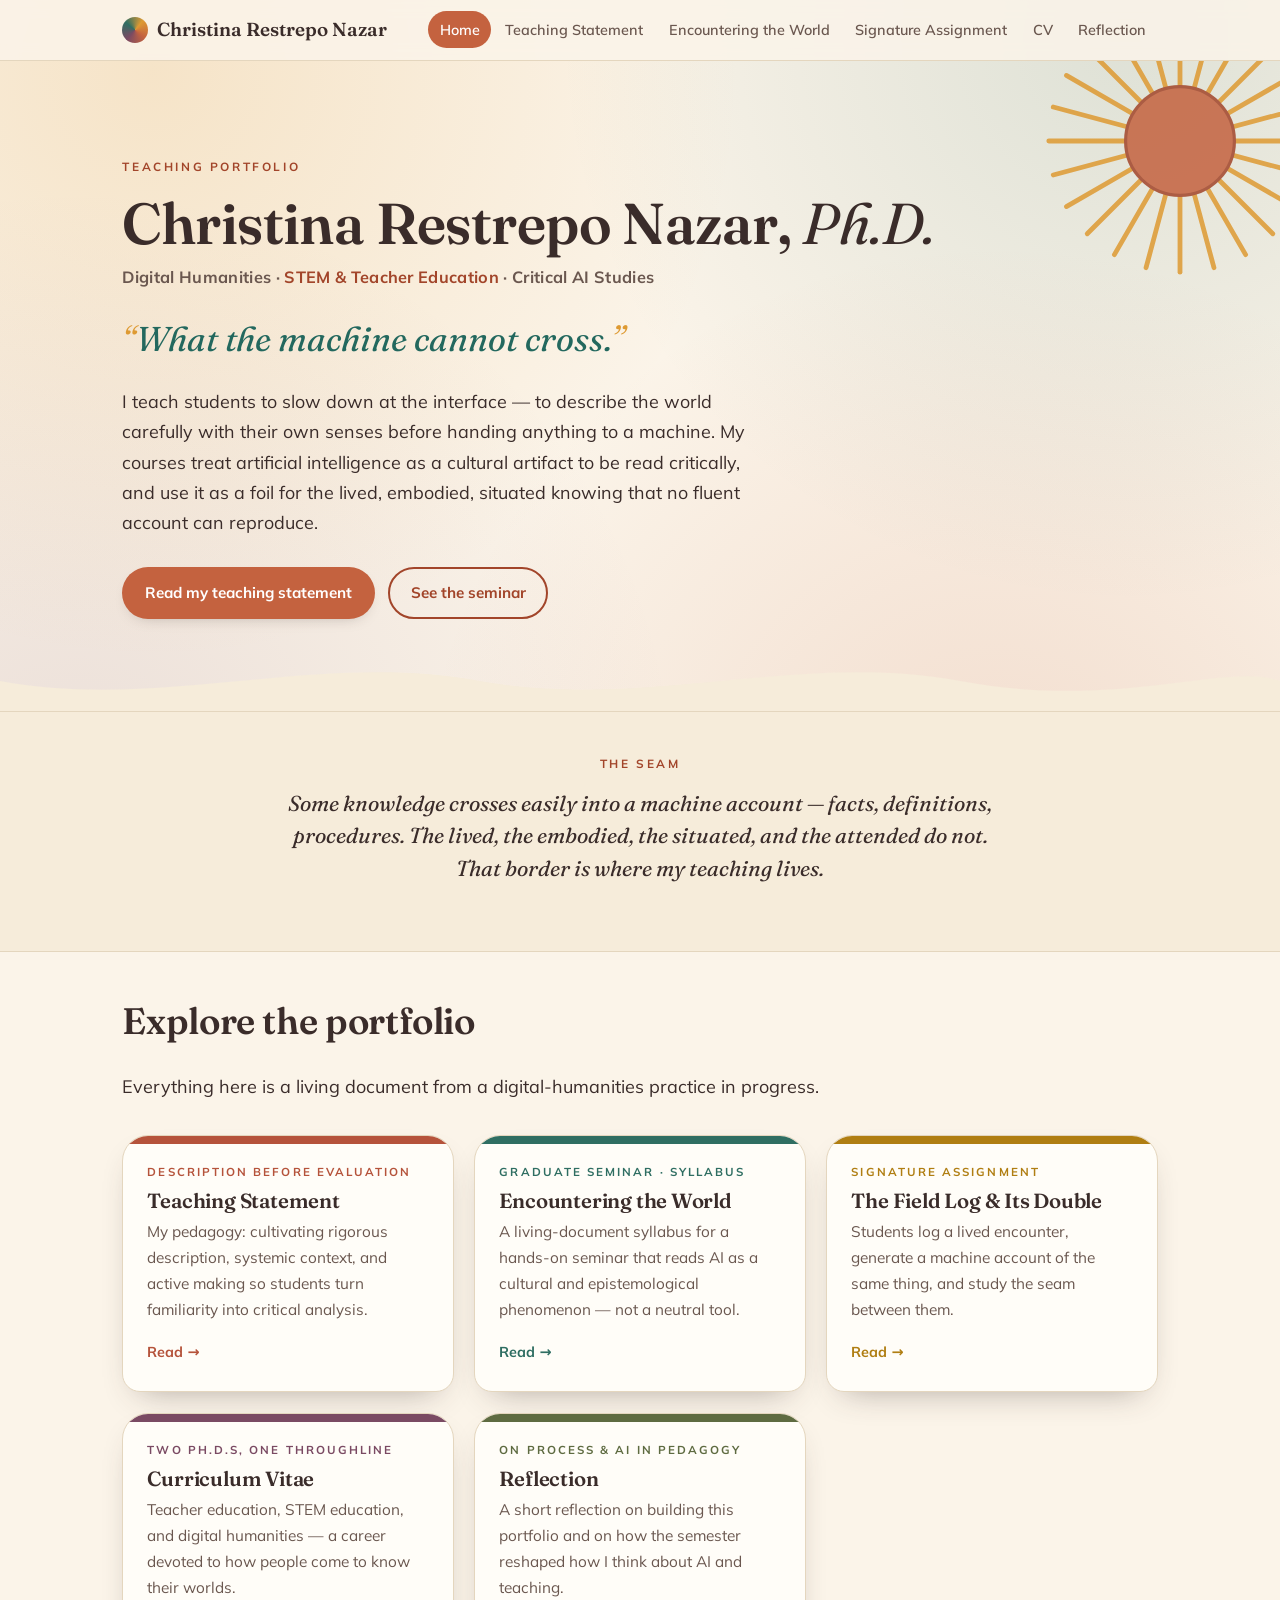
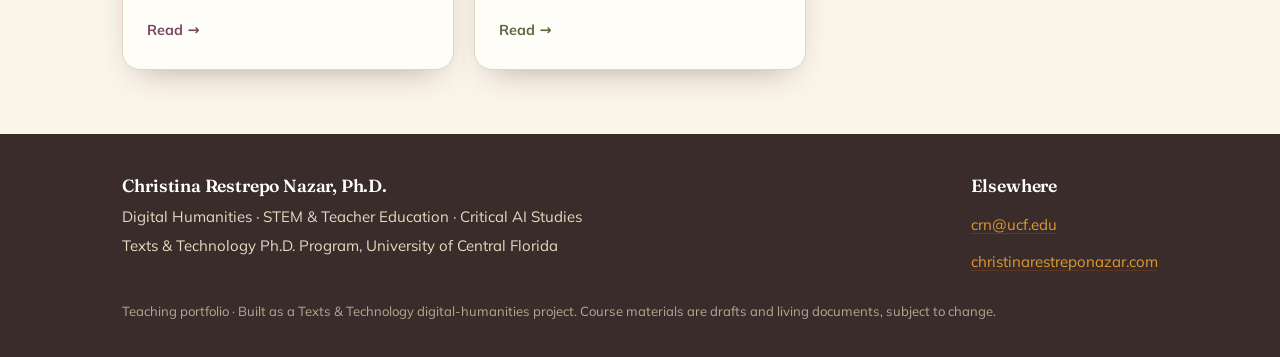
<file: index.html>
<!DOCTYPE html>
<html lang="en">
<head>
<meta charset="utf-8">
<meta name="viewport" content="width=device-width, initial-scale=1">
<title>Christina Restrepo Nazar — Teaching Portfolio</title>
<meta name="description" content="Teaching portfolio of Christina Restrepo Nazar, Ph.D. — digital humanities, STEM and teacher education, and critical AI studies.">
<link rel="preconnect" href="https://fonts.googleapis.com">
<link rel="preconnect" href="https://fonts.gstatic.com" crossorigin>
<link href="https://fonts.googleapis.com/css2?family=Fraunces:ital,opsz,wght@0,9..144,400;0,9..144,600;1,9..144,400;1,9..144,600&family=Mulish:wght@400;600;700;800&display=swap" rel="stylesheet">
<link rel="stylesheet" href="css/style.css">
</head>
<body>
<a class="skip" href="#main">Skip to content</a>
<nav class="nav"><div class="nav-inner">
<a class="brand" href="index.html"><span class="dot"></span>Christina&nbsp;Restrepo&nbsp;Nazar</a>
<div class="nav-links"><a href="index.html" class="active">Home</a><a href="teaching-statement.html">Teaching Statement</a><a href="syllabus.html">Encountering the World</a><a href="signature-assignment.html">Signature Assignment</a><a href="cv.html">CV</a><a href="reflection.html">Reflection</a></div>
</div></nav>
<main id="main" style="--accent:#B5533B">

<section class="hero">
<svg class="sun" viewBox="0 0 200 200" aria-hidden="true" focusable="false">
  <g fill="none" stroke="#DE9A32" stroke-width="3" stroke-linecap="round">
    <line x1="100" y1="100" x2="100" y2="18" transform="rotate(0 100 100)"/>
    <line x1="100" y1="100" x2="100" y2="18" transform="rotate(15 100 100)"/>
    <line x1="100" y1="100" x2="100" y2="18" transform="rotate(30 100 100)"/>
    <line x1="100" y1="100" x2="100" y2="18" transform="rotate(45 100 100)"/>
    <line x1="100" y1="100" x2="100" y2="18" transform="rotate(60 100 100)"/>
    <line x1="100" y1="100" x2="100" y2="18" transform="rotate(75 100 100)"/>
    <line x1="100" y1="100" x2="100" y2="18" transform="rotate(90 100 100)"/>
    <line x1="100" y1="100" x2="100" y2="18" transform="rotate(105 100 100)"/>
    <line x1="100" y1="100" x2="100" y2="18" transform="rotate(120 100 100)"/>
    <line x1="100" y1="100" x2="100" y2="18" transform="rotate(135 100 100)"/>
    <line x1="100" y1="100" x2="100" y2="18" transform="rotate(150 100 100)"/>
    <line x1="100" y1="100" x2="100" y2="18" transform="rotate(165 100 100)"/>
    <line x1="100" y1="100" x2="100" y2="18" transform="rotate(180 100 100)"/>
    <line x1="100" y1="100" x2="100" y2="18" transform="rotate(195 100 100)"/>
    <line x1="100" y1="100" x2="100" y2="18" transform="rotate(210 100 100)"/>
    <line x1="100" y1="100" x2="100" y2="18" transform="rotate(225 100 100)"/>
    <line x1="100" y1="100" x2="100" y2="18" transform="rotate(240 100 100)"/>
    <line x1="100" y1="100" x2="100" y2="18" transform="rotate(255 100 100)"/>
    <line x1="100" y1="100" x2="100" y2="18" transform="rotate(270 100 100)"/>
    <line x1="100" y1="100" x2="100" y2="18" transform="rotate(285 100 100)"/>
    <line x1="100" y1="100" x2="100" y2="18" transform="rotate(300 100 100)"/>
    <line x1="100" y1="100" x2="100" y2="18" transform="rotate(315 100 100)"/>
    <line x1="100" y1="100" x2="100" y2="18" transform="rotate(330 100 100)"/>
    <line x1="100" y1="100" x2="100" y2="18" transform="rotate(345 100 100)"/>
  </g>
  <circle cx="100" cy="100" r="34" fill="#C4623F"/>
  <circle cx="100" cy="100" r="34" fill="none" stroke="#A2452A" stroke-width="2"/>
</svg>
<div class="wrap">
<p class="eyebrow">Teaching Portfolio</p>
<h1 class="hero-title">Christina Restrepo Nazar, <span style="font-style:italic;font-weight:400">Ph.D.</span></h1>
<p class="hero-role">Digital Humanities &middot; <span>STEM &amp; Teacher Education</span> &middot; Critical AI Studies</p>
<p class="tagline">What the machine cannot cross.</p>
<p class="lede">I teach students to slow down at the interface &mdash; to describe the world carefully with their own senses before handing anything to a machine. My courses treat artificial intelligence as a cultural artifact to be read critically, and use it as a foil for the lived, embodied, situated knowing that no fluent account can reproduce.</p>
<div class="btn-row">
<a class="btn btn-primary" href="teaching-statement.html">Read my teaching statement</a>
<a class="btn btn-ghost" href="syllabus.html">See the seminar</a>
</div>
</div>
</section>
<svg class="wave" viewBox="0 0 1200 60" preserveAspectRatio="none" aria-hidden="true">
  <path d="M0,30 C150,60 300,0 450,30 C600,60 750,0 900,30 C1050,60 1150,10 1200,30 L1200,60 L0,60 Z" fill="#F6ECDA"/>
</svg>
<section class="band" style="margin-top:0">
<div class="wrap narrow center">
<p class="eyebrow" style="justify-self:center">The seam</p>
<p style="font-family:var(--serif);font-size:1.35rem;font-style:italic;color:var(--ink);line-height:1.5">
Some knowledge crosses easily into a machine account &mdash; facts, definitions, procedures.
The lived, the embodied, the situated, and the attended do not. That border is where my
teaching lives.</p>
</div>
</section>
<section class="wrap">
<h2 style="margin-top:1rem">Explore the portfolio</h2>
<p class="prose">Everything here is a living document from a digital-humanities practice in progress.</p>
<div class="cards">
<a class="card" href="teaching-statement.html" style="--accent:#B5533B"><div class="kicker">Description before evaluation</div><h3>Teaching Statement</h3><p>My pedagogy: cultivating rigorous description, systemic context, and active making so students turn familiarity into critical analysis.</p><div class="go">Read &rarr;</div></a>
<a class="card" href="syllabus.html" style="--accent:#2F6E62"><div class="kicker">Graduate seminar &middot; Syllabus</div><h3>Encountering the World</h3><p>A living-document syllabus for a hands-on seminar that reads AI as a cultural and epistemological phenomenon &mdash; not a neutral tool.</p><div class="go">Read &rarr;</div></a>
<a class="card" href="signature-assignment.html" style="--accent:#B07E12"><div class="kicker">Signature assignment</div><h3>The Field Log &amp; Its Double</h3><p>Students log a lived encounter, generate a machine account of the same thing, and study the seam between them.</p><div class="go">Read &rarr;</div></a>
<a class="card" href="cv.html" style="--accent:#7A4A63"><div class="kicker">Two Ph.D.s, one throughline</div><h3>Curriculum Vitae</h3><p>Teacher education, STEM education, and digital humanities &mdash; a career devoted to how people come to know their worlds.</p><div class="go">Read &rarr;</div></a>
<a class="card" href="reflection.html" style="--accent:#5E6B41"><div class="kicker">On process &amp; AI in pedagogy</div><h3>Reflection</h3><p>A short reflection on building this portfolio and on how the semester reshaped how I think about AI and teaching.</p><div class="go">Read &rarr;</div></a>
</div>
</section>

</main>
<footer class="footer"><div class="wrap">
<div>
<h4>Christina Restrepo Nazar, Ph.D.</h4>
<p>Digital Humanities &middot; STEM &amp; Teacher Education &middot; Critical AI Studies</p>
<p>Texts &amp; Technology Ph.D. Program, University of Central Florida</p>
</div>
<div class="footer-links">
<h4>Elsewhere</h4>
<p><a href="mailto:crn@ucf.edu">crn@ucf.edu</a></p>
<p><a href="https://christinarestreponazar.com">christinarestreponazar.com</a></p>
</div>
</div>
<div class="wrap"><p class="muted">Teaching portfolio &middot; Built as a Texts &amp; Technology digital-humanities project. Course materials are drafts and living documents, subject to change.</p></div>
</footer>
</body>
</html>
</file>
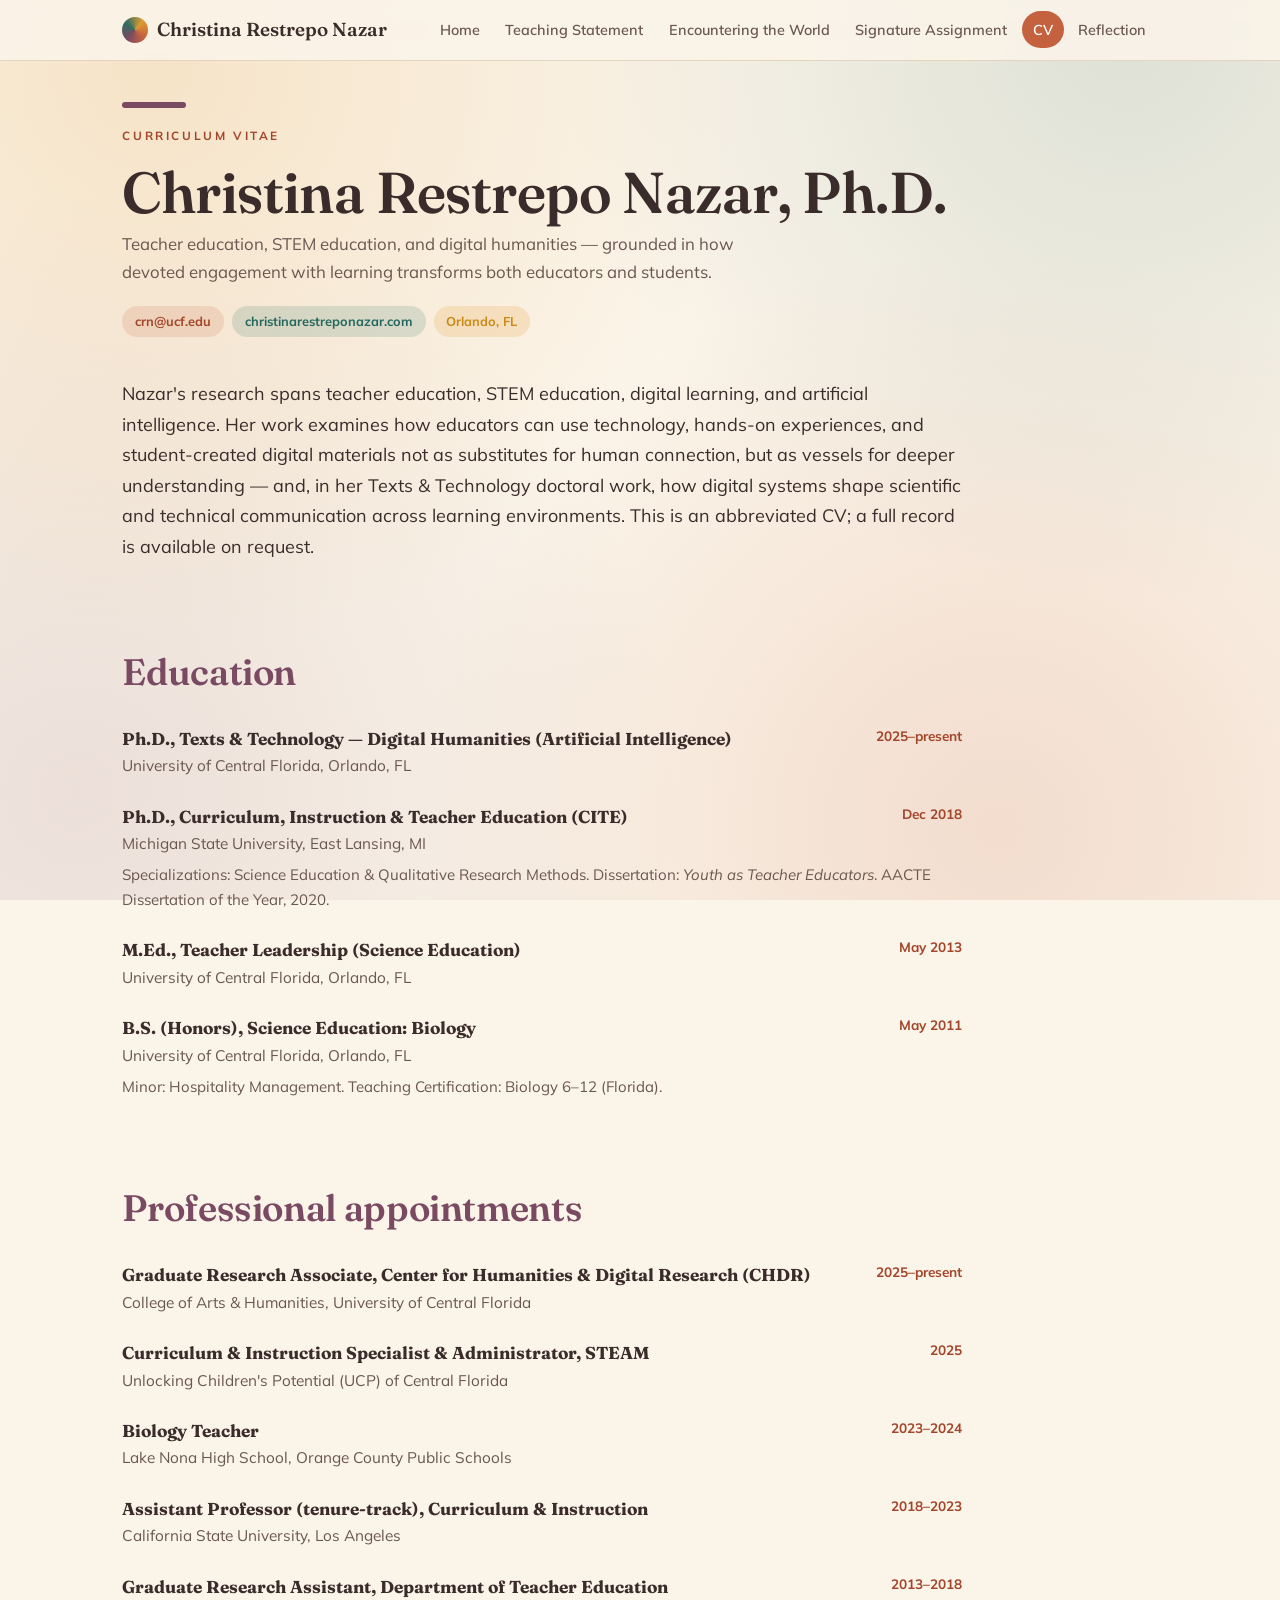
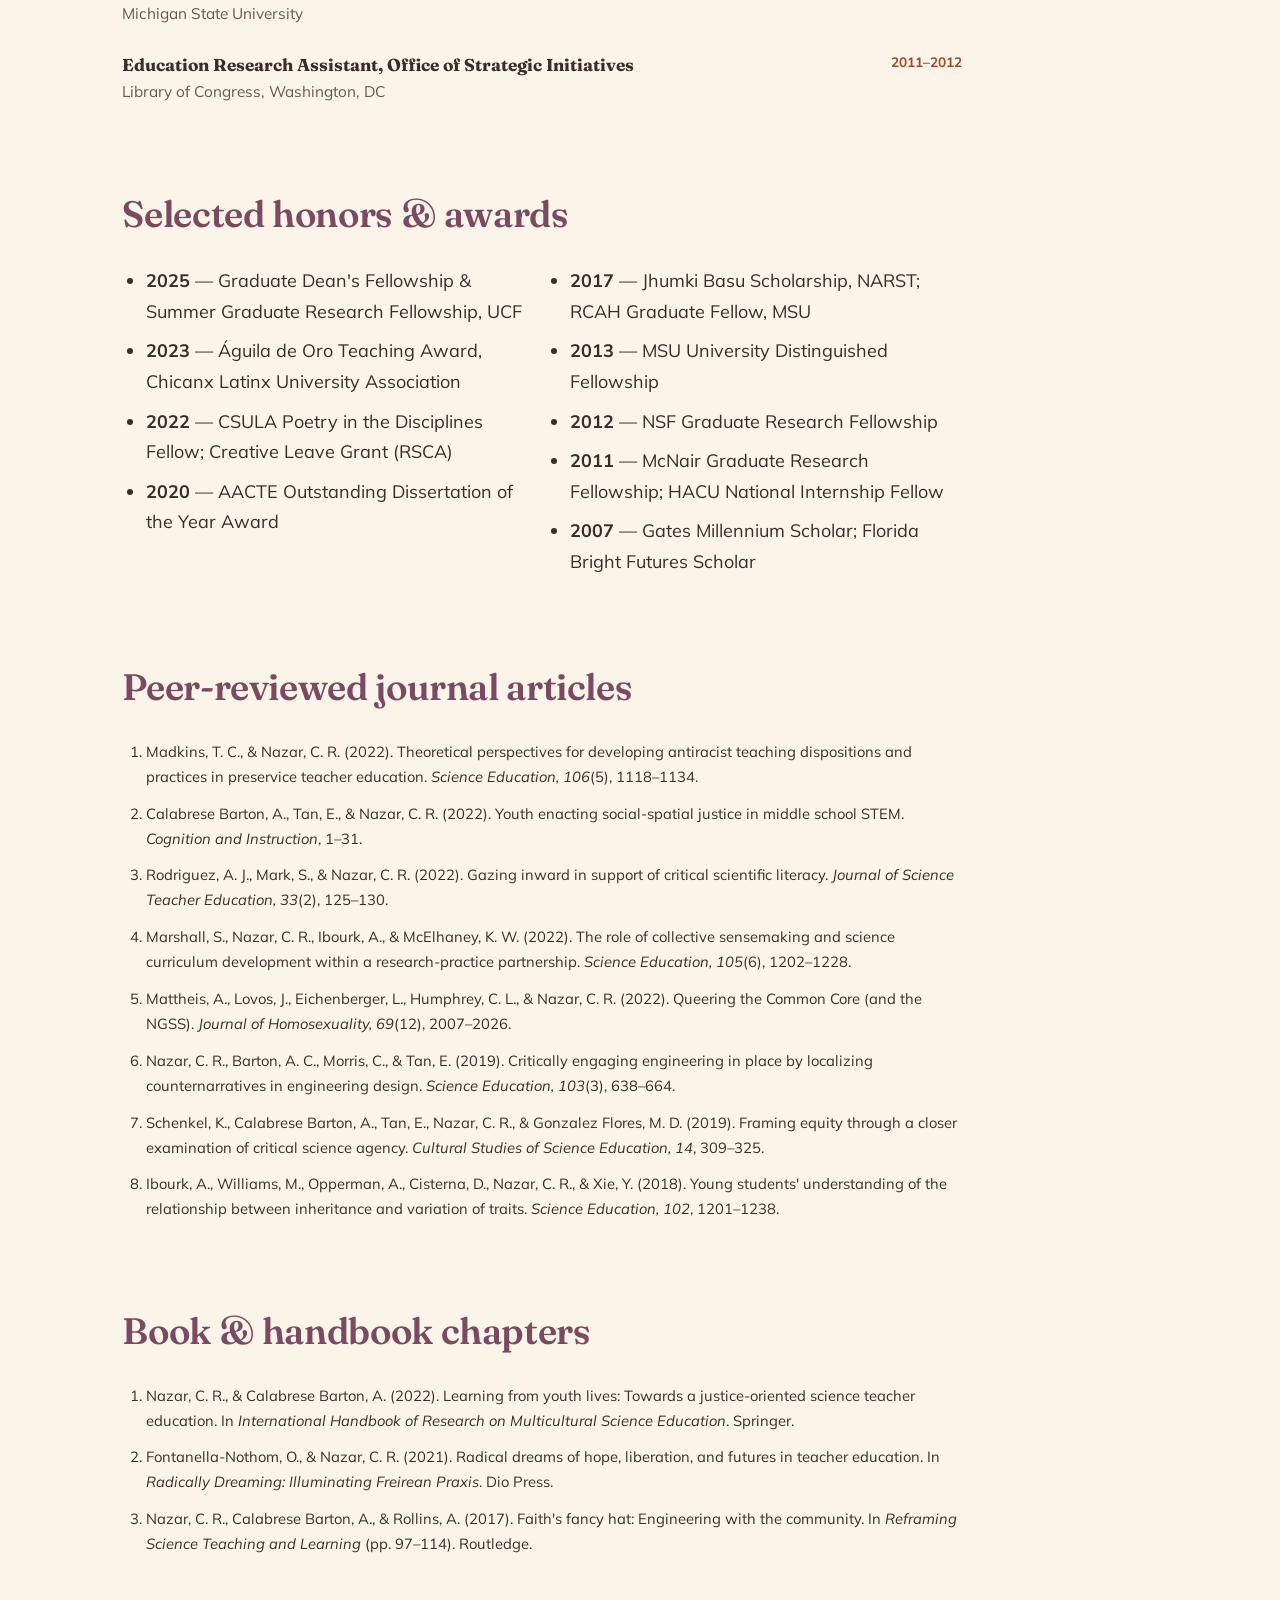
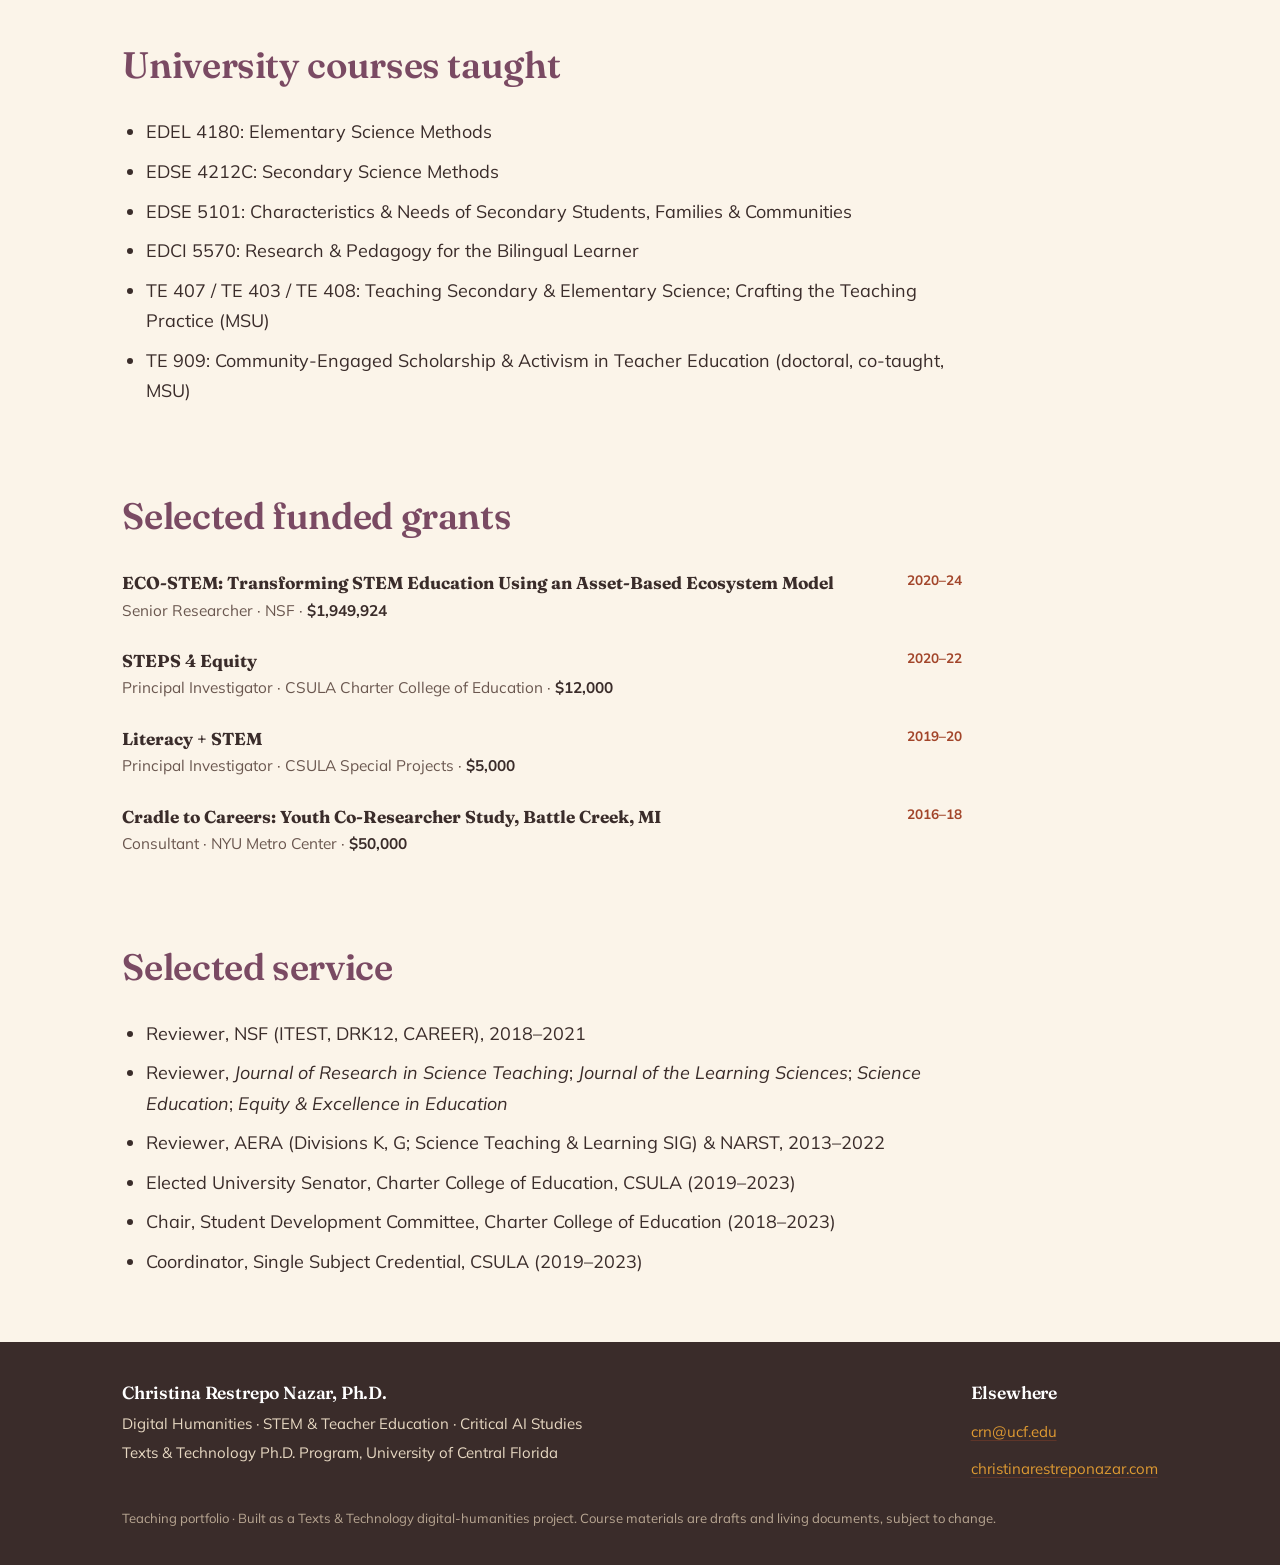
<file: cv.html>
<!DOCTYPE html>
<html lang="en">
<head>
<meta charset="utf-8">
<meta name="viewport" content="width=device-width, initial-scale=1">
<title>Curriculum Vitae — Christina Restrepo Nazar</title>
<meta name="description" content="Teaching portfolio of Christina Restrepo Nazar, Ph.D. — digital humanities, STEM and teacher education, and critical AI studies.">
<link rel="preconnect" href="https://fonts.googleapis.com">
<link rel="preconnect" href="https://fonts.gstatic.com" crossorigin>
<link href="https://fonts.googleapis.com/css2?family=Fraunces:ital,opsz,wght@0,9..144,400;0,9..144,600;1,9..144,400;1,9..144,600&family=Mulish:wght@400;600;700;800&display=swap" rel="stylesheet">
<link rel="stylesheet" href="css/style.css">
</head>
<body>
<a class="skip" href="#main">Skip to content</a>
<nav class="nav"><div class="nav-inner">
<a class="brand" href="index.html"><span class="dot"></span>Christina&nbsp;Restrepo&nbsp;Nazar</a>
<div class="nav-links"><a href="index.html">Home</a><a href="teaching-statement.html">Teaching Statement</a><a href="syllabus.html">Encountering the World</a><a href="signature-assignment.html">Signature Assignment</a><a href="cv.html" class="active">CV</a><a href="reflection.html">Reflection</a></div>
</div></nav>
<main id="main" style="--accent:#7A4A63">

<div class="wrap">
<div class="page-head"><div class="bar"></div>
<p class="eyebrow">Curriculum Vitae</p>
<h1>Christina Restrepo Nazar, Ph.D.</h1>
<p class="sub">Teacher education, STEM education, and digital humanities &mdash; grounded in how devoted engagement with learning transforms both educators and students.</p>
<div class="pills">
<span class="pill a"><a href="mailto:crn@ucf.edu" style="text-decoration:none;color:inherit">crn@ucf.edu</a></span>
<span class="pill b"><a href="https://christinarestreponazar.com" style="text-decoration:none;color:inherit">christinarestreponazar.com</a></span>
<span class="pill c">Orlando, FL</span>
</div>
</div>
<div class="prose" style="max-width:840px">
<p>Nazar's research spans teacher education, STEM education, digital learning, and artificial intelligence. Her work examines how educators can use technology, hands-on experiences, and student-created digital materials not as substitutes for human connection, but as vessels for deeper understanding &mdash; and, in her Texts &amp; Technology doctoral work, how digital systems shape scientific and technical communication across learning environments. This is an abbreviated CV; a full record is available on request.</p>

<h2>Education</h2>
<div class="cv-entry"><div class="top"><span class="role">Ph.D., Texts &amp; Technology &mdash; Digital Humanities (Artificial Intelligence)</span><span class="when">2025&ndash;present</span></div><div class="where">University of Central Florida, Orlando, FL</div></div>
<div class="cv-entry"><div class="top"><span class="role">Ph.D., Curriculum, Instruction &amp; Teacher Education (CITE)</span><span class="when">Dec 2018</span></div><div class="where">Michigan State University, East Lansing, MI</div><div class="detail">Specializations: Science Education &amp; Qualitative Research Methods. Dissertation: <em>Youth as Teacher Educators</em>. AACTE Dissertation of the Year, 2020.</div></div>
<div class="cv-entry"><div class="top"><span class="role">M.Ed., Teacher Leadership (Science Education)</span><span class="when">May 2013</span></div><div class="where">University of Central Florida, Orlando, FL</div></div>
<div class="cv-entry"><div class="top"><span class="role">B.S. (Honors), Science Education: Biology</span><span class="when">May 2011</span></div><div class="where">University of Central Florida, Orlando, FL</div><div class="detail">Minor: Hospitality Management. Teaching Certification: Biology 6&ndash;12 (Florida).</div></div>

<h2>Professional appointments</h2>
<div class="cv-entry"><div class="top"><span class="role">Graduate Research Associate, Center for Humanities &amp; Digital Research (CHDR)</span><span class="when">2025&ndash;present</span></div><div class="where">College of Arts &amp; Humanities, University of Central Florida</div></div>
<div class="cv-entry"><div class="top"><span class="role">Curriculum &amp; Instruction Specialist &amp; Administrator, STEAM</span><span class="when">2025</span></div><div class="where">Unlocking Children's Potential (UCP) of Central Florida</div></div>
<div class="cv-entry"><div class="top"><span class="role">Biology Teacher</span><span class="when">2023&ndash;2024</span></div><div class="where">Lake Nona High School, Orange County Public Schools</div></div>
<div class="cv-entry"><div class="top"><span class="role">Assistant Professor (tenure-track), Curriculum &amp; Instruction</span><span class="when">2018&ndash;2023</span></div><div class="where">California State University, Los Angeles</div></div>
<div class="cv-entry"><div class="top"><span class="role">Graduate Research Assistant, Department of Teacher Education</span><span class="when">2013&ndash;2018</span></div><div class="where">Michigan State University</div></div>
<div class="cv-entry"><div class="top"><span class="role">Education Research Assistant, Office of Strategic Initiatives</span><span class="when">2011&ndash;2012</span></div><div class="where">Library of Congress, Washington, DC</div></div>

<h2>Selected honors &amp; awards</h2>
<ul class="two-col">
<li><strong>2025</strong> &mdash; Graduate Dean's Fellowship &amp; Summer Graduate Research Fellowship, UCF</li>
<li><strong>2023</strong> &mdash; Águila de Oro Teaching Award, Chicanx Latinx University Association</li>
<li><strong>2022</strong> &mdash; CSULA Poetry in the Disciplines Fellow; Creative Leave Grant (RSCA)</li>
<li><strong>2020</strong> &mdash; AACTE Outstanding Dissertation of the Year Award</li>
<li><strong>2017</strong> &mdash; Jhumki Basu Scholarship, NARST; RCAH Graduate Fellow, MSU</li>
<li><strong>2013</strong> &mdash; MSU University Distinguished Fellowship</li>
<li><strong>2012</strong> &mdash; NSF Graduate Research Fellowship</li>
<li><strong>2011</strong> &mdash; McNair Graduate Research Fellowship; HACU National Internship Fellow</li>
<li><strong>2007</strong> &mdash; Gates Millennium Scholar; Florida Bright Futures Scholar</li>
</ul>
<h2>Peer-reviewed journal articles</h2>
<ol class="refs">
<li>Madkins, T. C., &amp; Nazar, C. R. (2022). Theoretical perspectives for developing antiracist teaching dispositions and practices in preservice teacher education. <em>Science Education, 106</em>(5), 1118&ndash;1134.</li>
<li>Calabrese Barton, A., Tan, E., &amp; Nazar, C. R. (2022). Youth enacting social-spatial justice in middle school STEM. <em>Cognition and Instruction</em>, 1&ndash;31.</li>
<li>Rodriguez, A. J., Mark, S., &amp; Nazar, C. R. (2022). Gazing inward in support of critical scientific literacy. <em>Journal of Science Teacher Education, 33</em>(2), 125&ndash;130.</li>
<li>Marshall, S., Nazar, C. R., Ibourk, A., &amp; McElhaney, K. W. (2022). The role of collective sensemaking and science curriculum development within a research-practice partnership. <em>Science Education, 105</em>(6), 1202&ndash;1228.</li>
<li>Mattheis, A., Lovos, J., Eichenberger, L., Humphrey, C. L., &amp; Nazar, C. R. (2022). Queering the Common Core (and the NGSS). <em>Journal of Homosexuality, 69</em>(12), 2007&ndash;2026.</li>
<li>Nazar, C. R., Barton, A. C., Morris, C., &amp; Tan, E. (2019). Critically engaging engineering in place by localizing counternarratives in engineering design. <em>Science Education, 103</em>(3), 638&ndash;664.</li>
<li>Schenkel, K., Calabrese Barton, A., Tan, E., Nazar, C. R., &amp; Gonzalez Flores, M. D. (2019). Framing equity through a closer examination of critical science agency. <em>Cultural Studies of Science Education, 14</em>, 309&ndash;325.</li>
<li>Ibourk, A., Williams, M., Opperman, A., Cisterna, D., Nazar, C. R., &amp; Xie, Y. (2018). Young students' understanding of the relationship between inheritance and variation of traits. <em>Science Education, 102</em>, 1201&ndash;1238.</li>
</ol>
<h2>Book &amp; handbook chapters</h2>
<ol class="refs">
<li>Nazar, C. R., &amp; Calabrese Barton, A. (2022). Learning from youth lives: Towards a justice-oriented science teacher education. In <em>International Handbook of Research on Multicultural Science Education</em>. Springer.</li>
<li>Fontanella-Nothom, O., &amp; Nazar, C. R. (2021). Radical dreams of hope, liberation, and futures in teacher education. In <em>Radically Dreaming: Illuminating Freirean Praxis</em>. Dio Press.</li>
<li>Nazar, C. R., Calabrese Barton, A., &amp; Rollins, A. (2017). Faith's fancy hat: Engineering with the community. In <em>Reframing Science Teaching and Learning</em> (pp. 97&ndash;114). Routledge.</li>
</ol>
<h2>University courses taught</h2>
<ul>
<li>EDEL 4180: Elementary Science Methods</li>
<li>EDSE 4212C: Secondary Science Methods</li>
<li>EDSE 5101: Characteristics &amp; Needs of Secondary Students, Families &amp; Communities</li>
<li>EDCI 5570: Research &amp; Pedagogy for the Bilingual Learner</li>
<li>TE 407 / TE 403 / TE 408: Teaching Secondary &amp; Elementary Science; Crafting the Teaching Practice (MSU)</li>
<li>TE 909: Community-Engaged Scholarship &amp; Activism in Teacher Education (doctoral, co-taught, MSU)</li>
</ul>
<h2>Selected funded grants</h2>
<div class="cv-entry"><div class="top"><span class="role">ECO-STEM: Transforming STEM Education Using an Asset-Based Ecosystem Model</span><span class="when">2020&ndash;24</span></div><div class="where">Senior Researcher &middot; NSF &middot; <strong>$1,949,924</strong></div></div>
<div class="cv-entry"><div class="top"><span class="role">STEPS 4 Equity</span><span class="when">2020&ndash;22</span></div><div class="where">Principal Investigator &middot; CSULA Charter College of Education &middot; <strong>$12,000</strong></div></div>
<div class="cv-entry"><div class="top"><span class="role">Literacy + STEM</span><span class="when">2019&ndash;20</span></div><div class="where">Principal Investigator &middot; CSULA Special Projects &middot; <strong>$5,000</strong></div></div>
<div class="cv-entry"><div class="top"><span class="role">Cradle to Careers: Youth Co-Researcher Study, Battle Creek, MI</span><span class="when">2016&ndash;18</span></div><div class="where">Consultant &middot; NYU Metro Center &middot; <strong>$50,000</strong></div></div>

<h2>Selected service</h2>
<ul>
<li>Reviewer, NSF (ITEST, DRK12, CAREER), 2018&ndash;2021</li>
<li>Reviewer, <em>Journal of Research in Science Teaching</em>; <em>Journal of the Learning Sciences</em>; <em>Science Education</em>; <em>Equity &amp; Excellence in Education</em></li>
<li>Reviewer, AERA (Divisions K, G; Science Teaching &amp; Learning SIG) &amp; NARST, 2013&ndash;2022</li>
<li>Elected University Senator, Charter College of Education, CSULA (2019&ndash;2023)</li>
<li>Chair, Student Development Committee, Charter College of Education (2018&ndash;2023)</li>
<li>Coordinator, Single Subject Credential, CSULA (2019&ndash;2023)</li>
</ul>
</div>
</div>

</main>
<footer class="footer"><div class="wrap">
<div>
<h4>Christina Restrepo Nazar, Ph.D.</h4>
<p>Digital Humanities &middot; STEM &amp; Teacher Education &middot; Critical AI Studies</p>
<p>Texts &amp; Technology Ph.D. Program, University of Central Florida</p>
</div>
<div class="footer-links">
<h4>Elsewhere</h4>
<p><a href="mailto:crn@ucf.edu">crn@ucf.edu</a></p>
<p><a href="https://christinarestreponazar.com">christinarestreponazar.com</a></p>
</div>
</div>
<div class="wrap"><p class="muted">Teaching portfolio &middot; Built as a Texts &amp; Technology digital-humanities project. Course materials are drafts and living documents, subject to change.</p></div>
</footer>
</body>
</html>
</file>
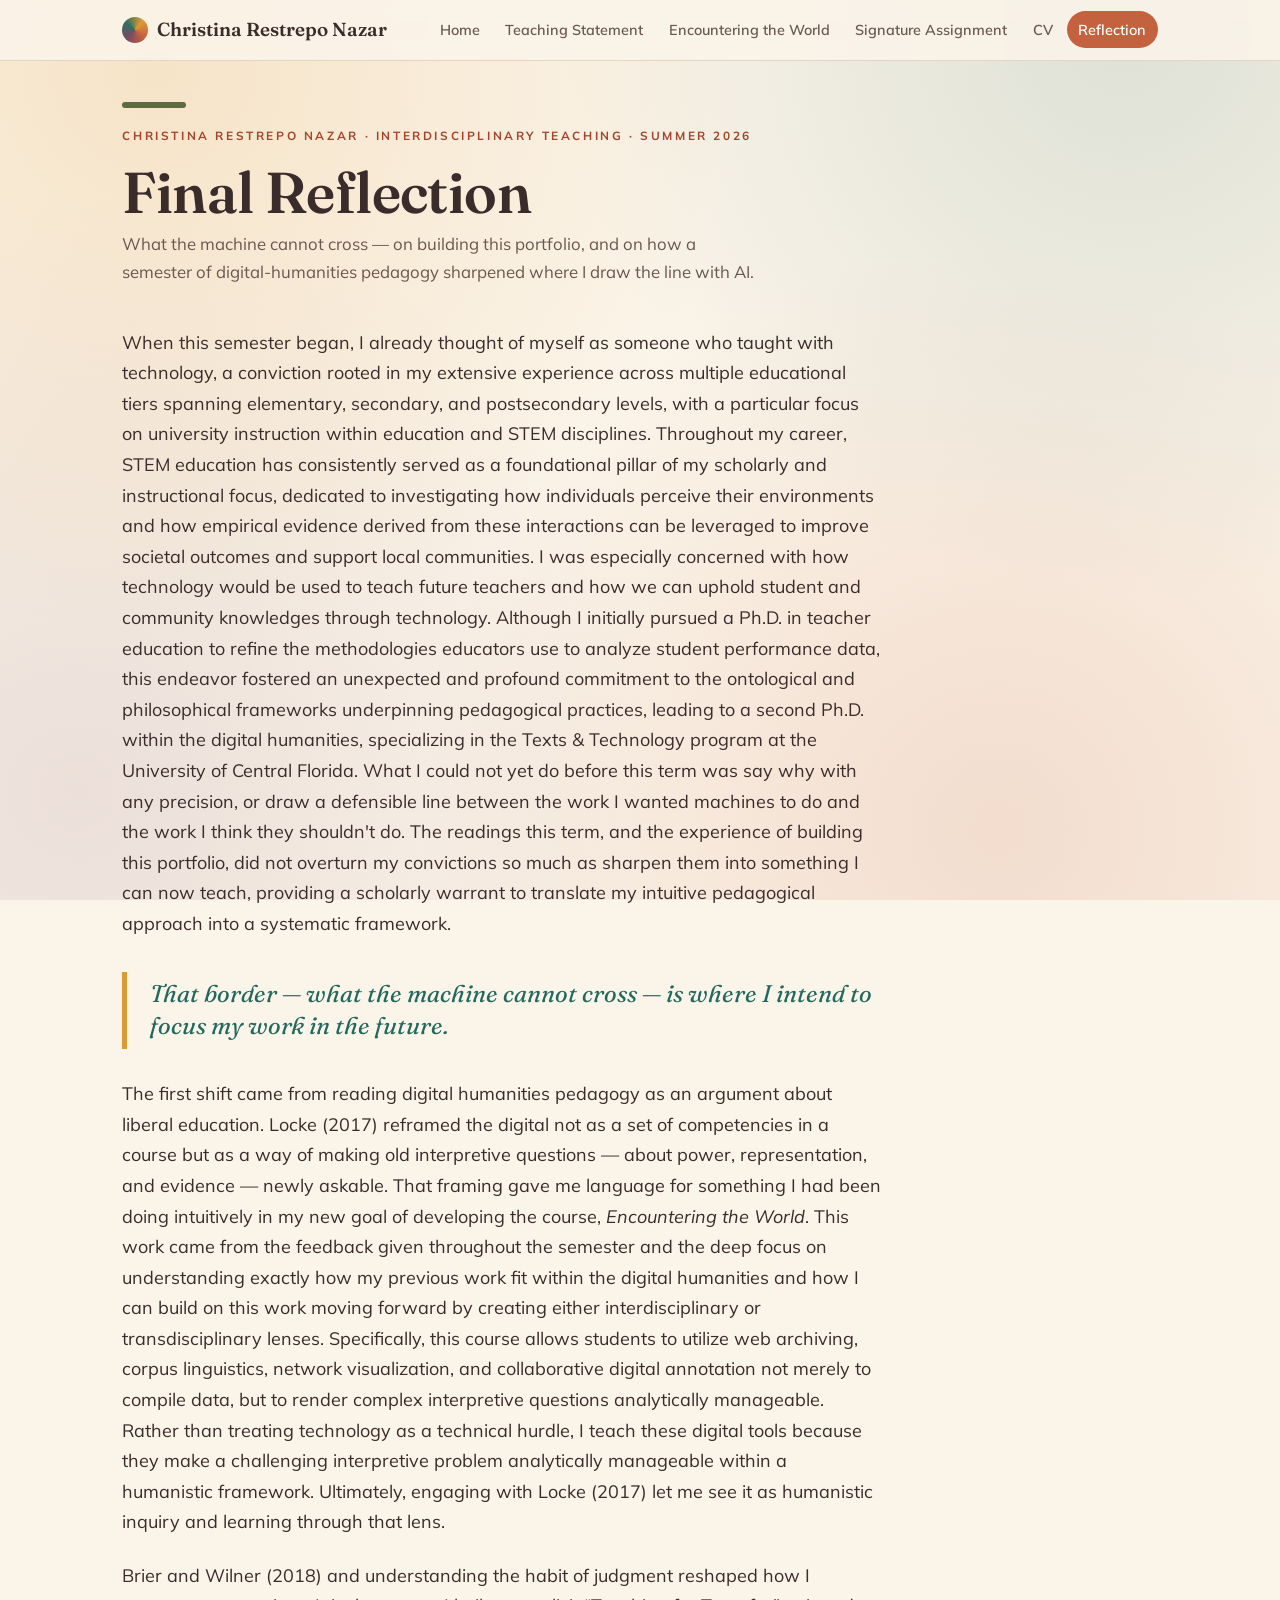
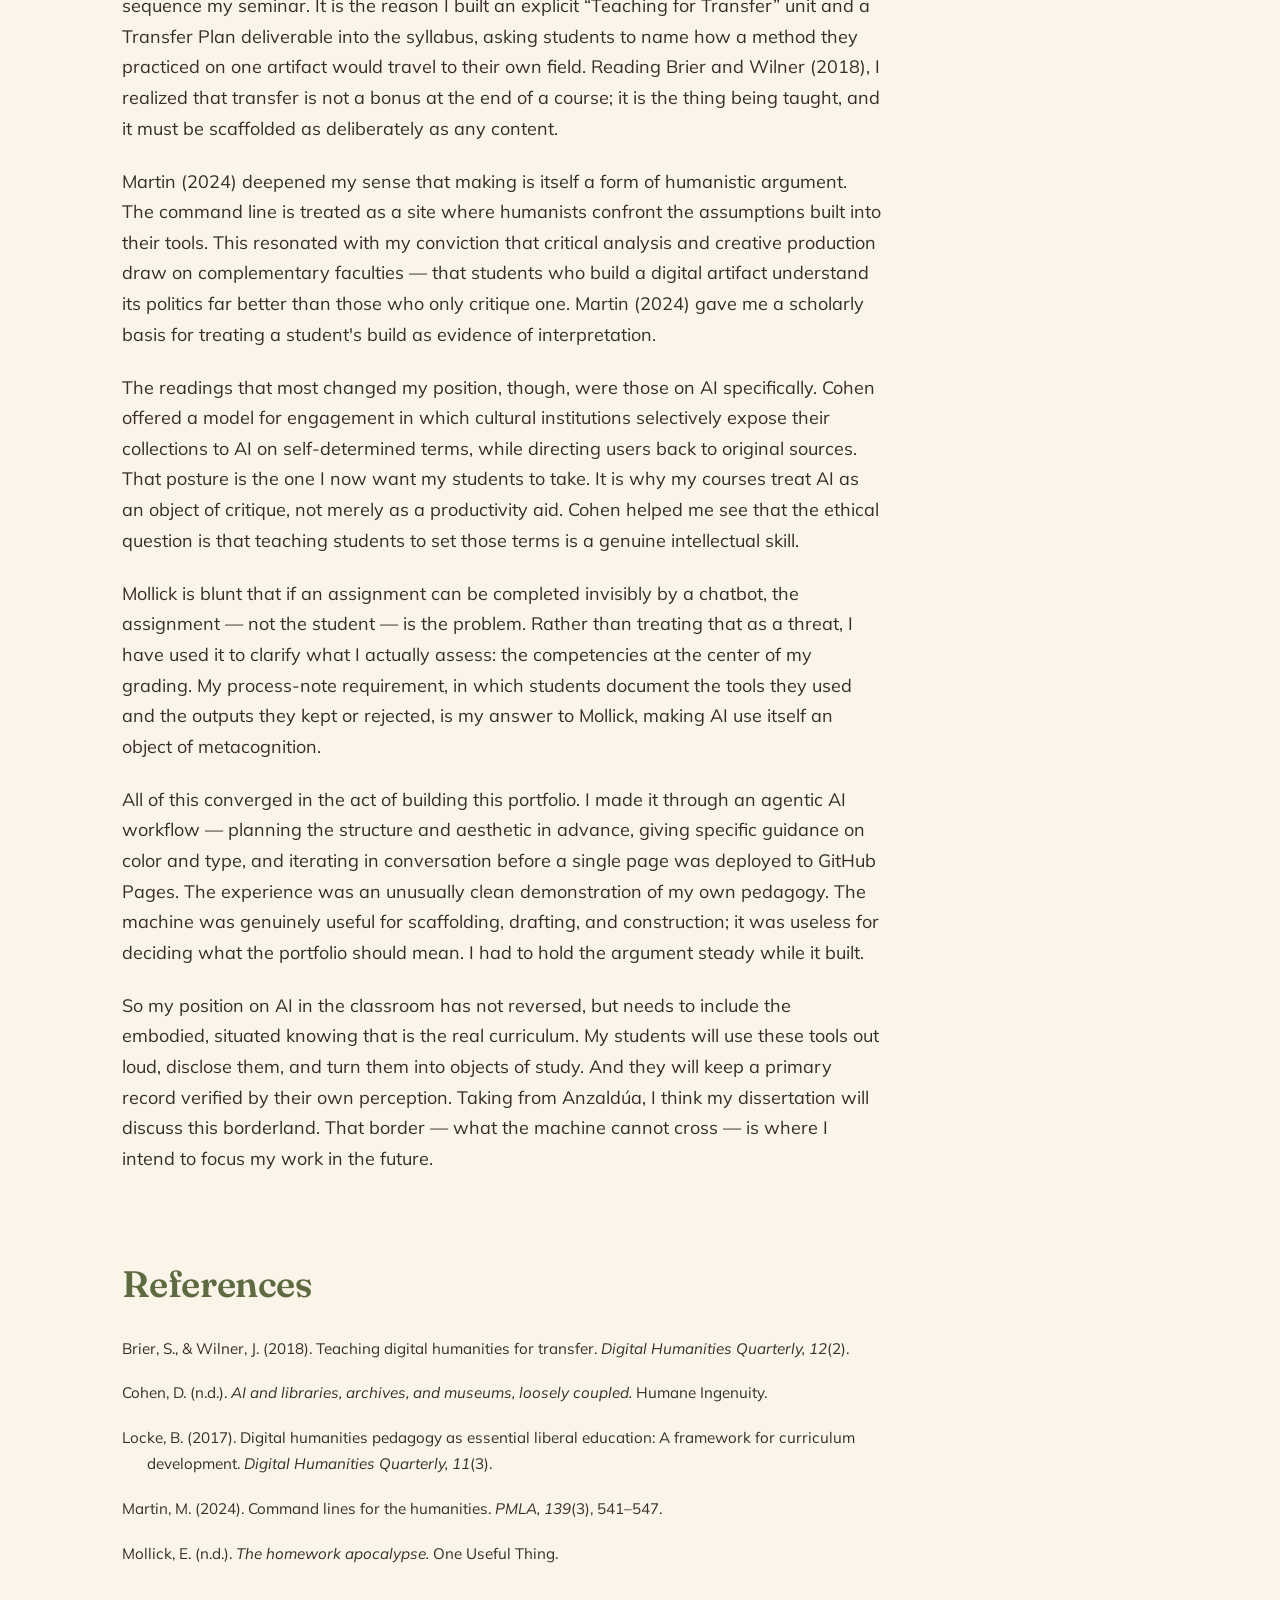
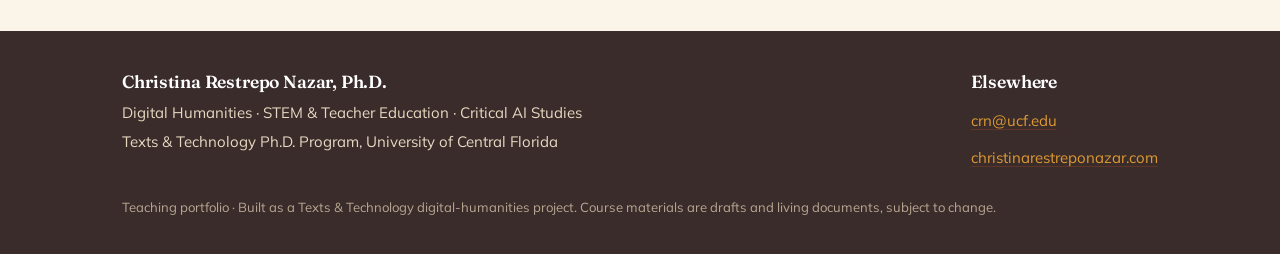
<file: reflection.html>
<!DOCTYPE html>
<html lang="en">
<head>
<meta charset="utf-8">
<meta name="viewport" content="width=device-width, initial-scale=1">
<title>Reflection — Christina Restrepo Nazar</title>
<meta name="description" content="Teaching portfolio of Christina Restrepo Nazar, Ph.D. — digital humanities, STEM and teacher education, and critical AI studies.">
<link rel="preconnect" href="https://fonts.googleapis.com">
<link rel="preconnect" href="https://fonts.gstatic.com" crossorigin>
<link href="https://fonts.googleapis.com/css2?family=Fraunces:ital,opsz,wght@0,9..144,400;0,9..144,600;1,9..144,400;1,9..144,600&family=Mulish:wght@400;600;700;800&display=swap" rel="stylesheet">
<link rel="stylesheet" href="css/style.css">
</head>
<body>
<a class="skip" href="#main">Skip to content</a>
<nav class="nav"><div class="nav-inner">
<a class="brand" href="index.html"><span class="dot"></span>Christina&nbsp;Restrepo&nbsp;Nazar</a>
<div class="nav-links"><a href="index.html">Home</a><a href="teaching-statement.html">Teaching Statement</a><a href="syllabus.html">Encountering the World</a><a href="signature-assignment.html">Signature Assignment</a><a href="cv.html">CV</a><a href="reflection.html" class="active">Reflection</a></div>
</div></nav>
<main id="main" style="--accent:#5E6B41">

<div class="wrap">
<div class="page-head"><div class="bar"></div>
<p class="eyebrow">Christina Restrepo Nazar &middot; Interdisciplinary Teaching &middot; Summer 2026</p>
<h1>Final Reflection</h1>
<p class="sub">What the machine cannot cross &mdash; on building this portfolio, and on how a semester of digital-humanities pedagogy sharpened where I draw the line with AI.</p>
</div>
<div class="prose">
<p>When this semester began, I already thought of myself as someone who taught with technology, a conviction rooted in my extensive experience across multiple educational tiers spanning elementary, secondary, and postsecondary levels, with a particular focus on university instruction within education and STEM disciplines. Throughout my career, STEM education has consistently served as a foundational pillar of my scholarly and instructional focus, dedicated to investigating how individuals perceive their environments and how empirical evidence derived from these interactions can be leveraged to improve societal outcomes and support local communities. I was especially concerned with how technology would be used to teach future teachers and how we can uphold student and community knowledges through technology. Although I initially pursued a Ph.D. in teacher education to refine the methodologies educators use to analyze student performance data, this endeavor fostered an unexpected and profound commitment to the ontological and philosophical frameworks underpinning pedagogical practices, leading to a second Ph.D. within the digital humanities, specializing in the Texts &amp; Technology program at the University of Central Florida. What I could not yet do before this term was say why with any precision, or draw a defensible line between the work I wanted machines to do and the work I think they shouldn't do. The readings this term, and the experience of building this portfolio, did not overturn my convictions so much as sharpen them into something I can now teach, providing a scholarly warrant to translate my intuitive pedagogical approach into a systematic framework.</p>

<p class="pullquote">That border &mdash; what the machine cannot cross &mdash; is where I intend to focus my work in the future.</p>

<p>The first shift came from reading digital humanities pedagogy as an argument about liberal education. Locke (2017) reframed the digital not as a set of competencies in a course but as a way of making old interpretive questions &mdash; about power, representation, and evidence &mdash; newly askable. That framing gave me language for something I had been doing intuitively in my new goal of developing the course, <em>Encountering the World</em>. This work came from the feedback given throughout the semester and the deep focus on understanding exactly how my previous work fit within the digital humanities and how I can build on this work moving forward by creating either interdisciplinary or transdisciplinary lenses. Specifically, this course allows students to utilize web archiving, corpus linguistics, network visualization, and collaborative digital annotation not merely to compile data, but to render complex interpretive questions analytically manageable. Rather than treating technology as a technical hurdle, I teach these digital tools because they make a challenging interpretive problem analytically manageable within a humanistic framework. Ultimately, engaging with Locke (2017) let me see it as humanistic inquiry and learning through that lens.</p>

<p>Brier and Wilner (2018) and understanding the habit of judgment reshaped how I sequence my seminar. It is the reason I built an explicit &ldquo;Teaching for Transfer&rdquo; unit and a Transfer Plan deliverable into the syllabus, asking students to name how a method they practiced on one artifact would travel to their own field. Reading Brier and Wilner (2018), I realized that transfer is not a bonus at the end of a course; it is the thing being taught, and it must be scaffolded as deliberately as any content.</p>

<p>Martin (2024) deepened my sense that making is itself a form of humanistic argument. The command line is treated as a site where humanists confront the assumptions built into their tools. This resonated with my conviction that critical analysis and creative production draw on complementary faculties &mdash; that students who build a digital artifact understand its politics far better than those who only critique one. Martin (2024) gave me a scholarly basis for treating a student's build as evidence of interpretation.</p>

<p>The readings that most changed my position, though, were those on AI specifically. Cohen offered a model for engagement in which cultural institutions selectively expose their collections to AI on self-determined terms, while directing users back to original sources. That posture is the one I now want my students to take. It is why my courses treat AI as an object of critique, not merely as a productivity aid. Cohen helped me see that the ethical question is that teaching students to set those terms is a genuine intellectual skill.</p>

<p>Mollick is blunt that if an assignment can be completed invisibly by a chatbot, the assignment &mdash; not the student &mdash; is the problem. Rather than treating that as a threat, I have used it to clarify what I actually assess: the competencies at the center of my grading. My process-note requirement, in which students document the tools they used and the outputs they kept or rejected, is my answer to Mollick, making AI use itself an object of metacognition.</p>

<p>All of this converged in the act of building this portfolio. I made it through an agentic AI workflow &mdash; planning the structure and aesthetic in advance, giving specific guidance on color and type, and iterating in conversation before a single page was deployed to GitHub Pages. The experience was an unusually clean demonstration of my own pedagogy. The machine was genuinely useful for scaffolding, drafting, and construction; it was useless for deciding what the portfolio should mean. I had to hold the argument steady while it built.</p>

<p>So my position on AI in the classroom has not reversed, but needs to include the embodied, situated knowing that is the real curriculum. My students will use these tools out loud, disclose them, and turn them into objects of study. And they will keep a primary record verified by their own perception. Taking from Anzald&uacute;a, I think my dissertation will discuss this borderland. That border &mdash; what the machine cannot cross &mdash; is where I intend to focus my work in the future.</p>

<h2>References</h2>
<div style="font-size:0.95rem">
<p style="padding-left:1.6em;text-indent:-1.6em">Brier, S., &amp; Wilner, J. (2018). Teaching digital humanities for transfer. <em>Digital Humanities Quarterly, 12</em>(2).</p>
<p style="padding-left:1.6em;text-indent:-1.6em">Cohen, D. (n.d.). <em>AI and libraries, archives, and museums, loosely coupled.</em> Humane Ingenuity.</p>
<p style="padding-left:1.6em;text-indent:-1.6em">Locke, B. (2017). Digital humanities pedagogy as essential liberal education: A framework for curriculum development. <em>Digital Humanities Quarterly, 11</em>(3).</p>
<p style="padding-left:1.6em;text-indent:-1.6em">Martin, M. (2024). Command lines for the humanities. <em>PMLA, 139</em>(3), 541&ndash;547.</p>
<p style="padding-left:1.6em;text-indent:-1.6em">Mollick, E. (n.d.). <em>The homework apocalypse.</em> One Useful Thing.</p>
</div>
</div>
</div>

</main>
<footer class="footer"><div class="wrap">
<div>
<h4>Christina Restrepo Nazar, Ph.D.</h4>
<p>Digital Humanities &middot; STEM &amp; Teacher Education &middot; Critical AI Studies</p>
<p>Texts &amp; Technology Ph.D. Program, University of Central Florida</p>
</div>
<div class="footer-links">
<h4>Elsewhere</h4>
<p><a href="mailto:crn@ucf.edu">crn@ucf.edu</a></p>
<p><a href="https://christinarestreponazar.com">christinarestreponazar.com</a></p>
</div>
</div>
<div class="wrap"><p class="muted">Teaching portfolio &middot; Built as a Texts &amp; Technology digital-humanities project. Course materials are drafts and living documents, subject to change.</p></div>
</footer>
</body>
</html>
</file>
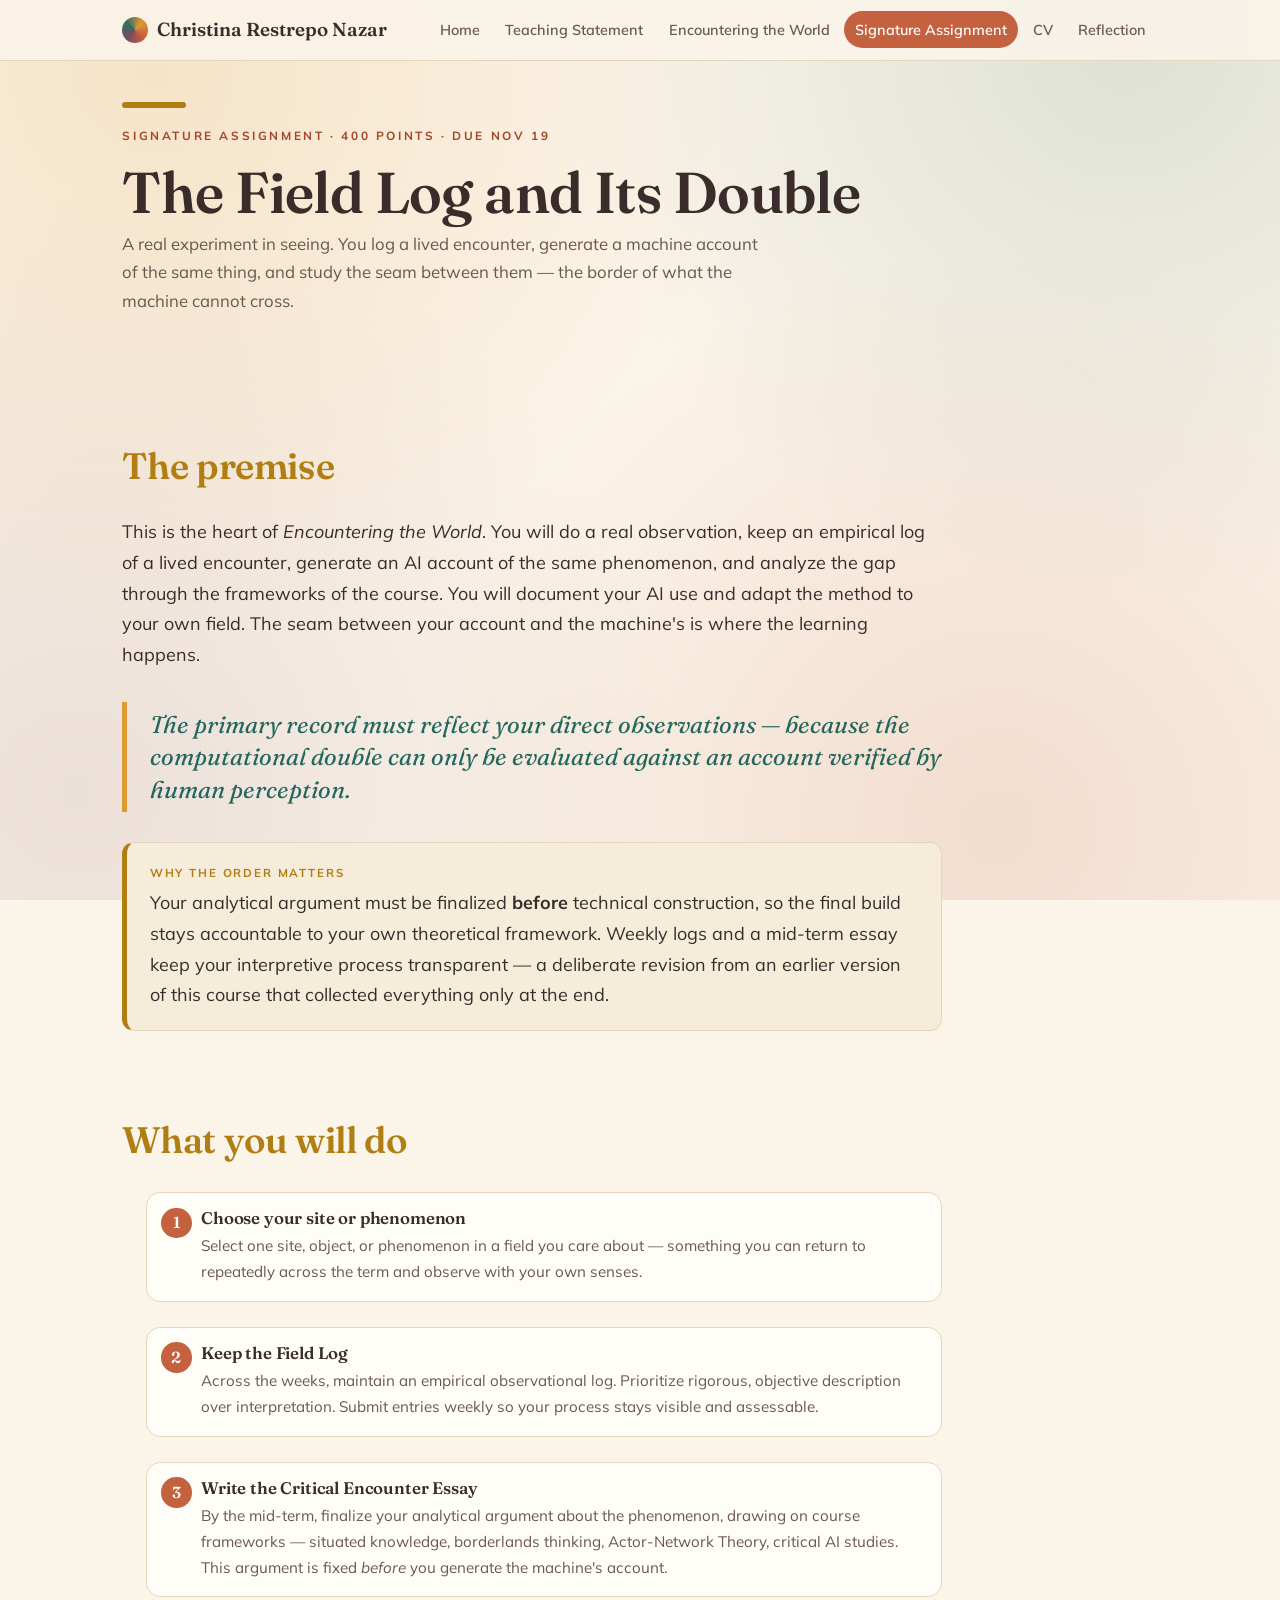
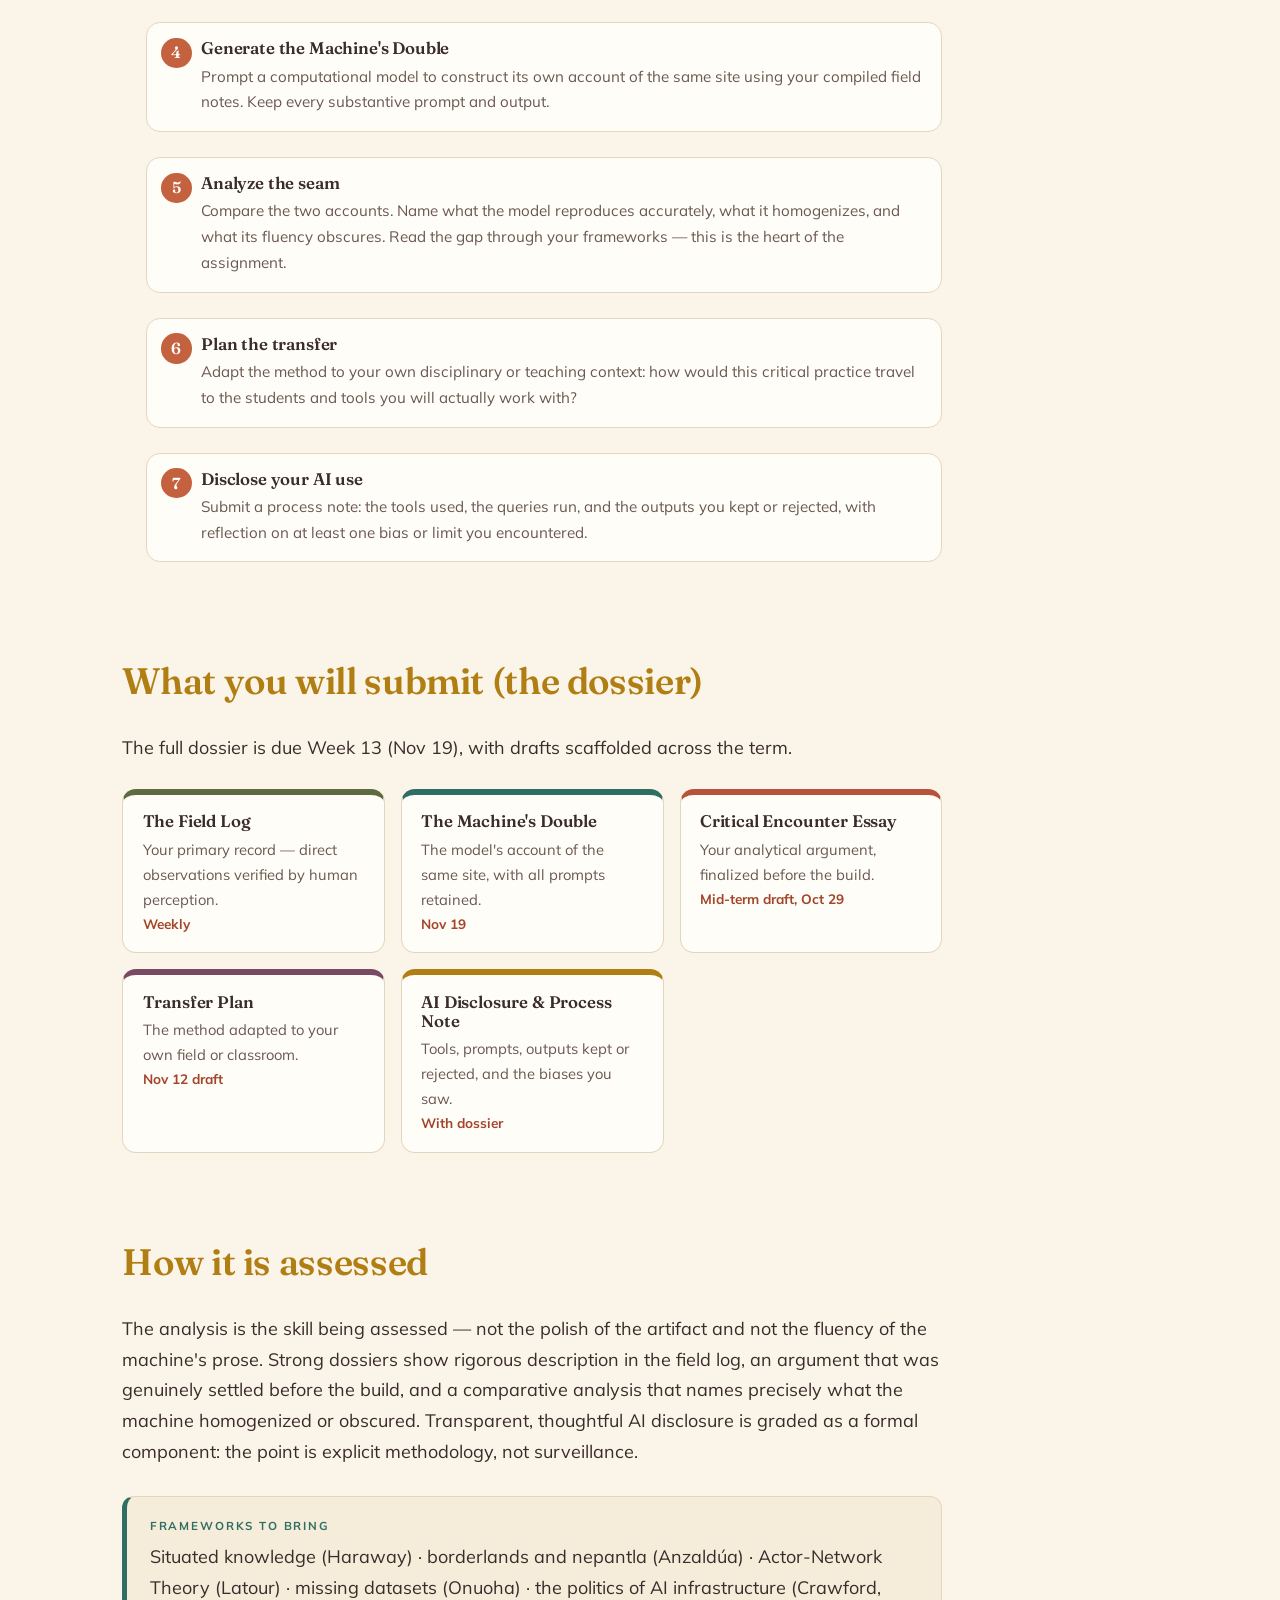
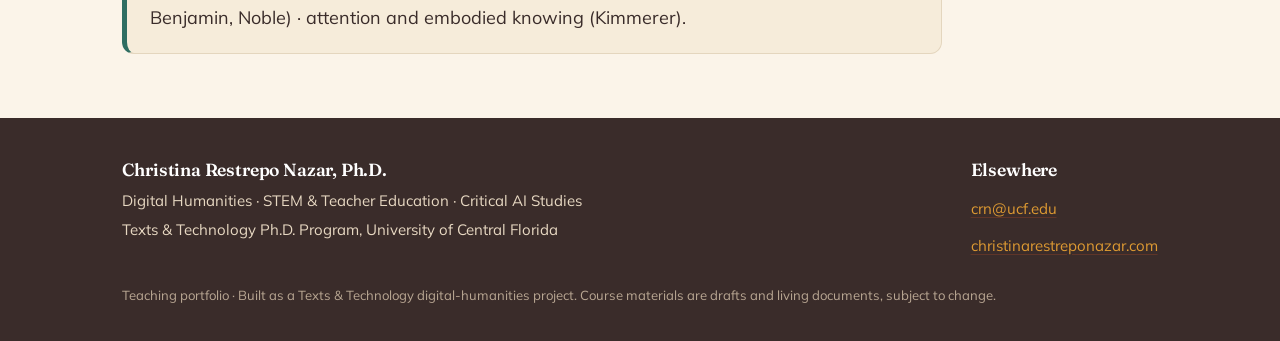
<file: signature-assignment.html>
<!DOCTYPE html>
<html lang="en">
<head>
<meta charset="utf-8">
<meta name="viewport" content="width=device-width, initial-scale=1">
<title>The Field Log and Its Double — Signature Assignment</title>
<meta name="description" content="Teaching portfolio of Christina Restrepo Nazar, Ph.D. — digital humanities, STEM and teacher education, and critical AI studies.">
<link rel="preconnect" href="https://fonts.googleapis.com">
<link rel="preconnect" href="https://fonts.gstatic.com" crossorigin>
<link href="https://fonts.googleapis.com/css2?family=Fraunces:ital,opsz,wght@0,9..144,400;0,9..144,600;1,9..144,400;1,9..144,600&family=Mulish:wght@400;600;700;800&display=swap" rel="stylesheet">
<link rel="stylesheet" href="css/style.css">
</head>
<body>
<a class="skip" href="#main">Skip to content</a>
<nav class="nav"><div class="nav-inner">
<a class="brand" href="index.html"><span class="dot"></span>Christina&nbsp;Restrepo&nbsp;Nazar</a>
<div class="nav-links"><a href="index.html">Home</a><a href="teaching-statement.html">Teaching Statement</a><a href="syllabus.html">Encountering the World</a><a href="signature-assignment.html" class="active">Signature Assignment</a><a href="cv.html">CV</a><a href="reflection.html">Reflection</a></div>
</div></nav>
<main id="main" style="--accent:#B07E12">

<div class="wrap">
<div class="page-head"><div class="bar"></div>
<p class="eyebrow">Signature Assignment &middot; 400 points &middot; Due Nov 19</p>
<h1>The Field Log and Its Double</h1>
<p class="sub">A real experiment in seeing. You log a lived encounter, generate a machine account of the same thing, and study the seam between them &mdash; the border of what the machine cannot cross.</p>
</div>
<div class="prose" style="max-width:820px">
<h2>The premise</h2>
<p>This is the heart of <em>Encountering the World</em>. You will do a real observation, keep an empirical log of a lived encounter, generate an AI account of the same phenomenon, and analyze the gap through the frameworks of the course. You will document your AI use and adapt the method to your own field. The seam between your account and the machine's is where the learning happens.</p>

<p class="pullquote">The primary record must reflect your direct observations &mdash; because the computational double can only be evaluated against an account verified by human perception.</p>

<div class="callout" style="--accent:#B07E12"><div class="label">Why the order matters</div><p style="margin:0">Your analytical argument must be finalized <strong>before</strong> technical construction, so the final build stays accountable to your own theoretical framework. Weekly logs and a mid-term essay keep your interpretive process transparent &mdash; a deliberate revision from an earlier version of this course that collected everything only at the end.</p></div>

<h2>What you will do</h2>
<ol class="steps">
<li><h4>Choose your site or phenomenon</h4><p>Select one site, object, or phenomenon in a field you care about &mdash; something you can return to repeatedly across the term and observe with your own senses.</p></li>
<li><h4>Keep the Field Log</h4><p>Across the weeks, maintain an empirical observational log. Prioritize rigorous, objective description over interpretation. Submit entries weekly so your process stays visible and assessable.</p></li>
<li><h4>Write the Critical Encounter Essay</h4><p>By the mid-term, finalize your analytical argument about the phenomenon, drawing on course frameworks &mdash; situated knowledge, borderlands thinking, Actor-Network Theory, critical AI studies. This argument is fixed <em>before</em> you generate the machine's account.</p></li>
<li><h4>Generate the Machine's Double</h4><p>Prompt a computational model to construct its own account of the same site using your compiled field notes. Keep every substantive prompt and output.</p></li>
<li><h4>Analyze the seam</h4><p>Compare the two accounts. Name what the model reproduces accurately, what it homogenizes, and what its fluency obscures. Read the gap through your frameworks &mdash; this is the heart of the assignment.</p></li>
<li><h4>Plan the transfer</h4><p>Adapt the method to your own disciplinary or teaching context: how would this critical practice travel to the students and tools you will actually work with?</p></li>
<li><h4>Disclose your AI use</h4><p>Submit a process note: the tools used, the queries run, and the outputs you kept or rejected, with reflection on at least one bias or limit you encountered.</p></li>
</ol>

<h2>What you will submit (the dossier)</h2>
<p>The full dossier is due Week 13 (Nov 19), with drafts scaffolded across the term.</p>
<div class="deliv">
<div class="item" style="--accent:#5E6B41"><h4>The Field Log</h4><p>Your primary record &mdash; direct observations verified by human perception.</p><p class="pts">Weekly</p></div>
<div class="item" style="--accent:#2F6E62"><h4>The Machine's Double</h4><p>The model's account of the same site, with all prompts retained.</p><p class="pts">Nov 19</p></div>
<div class="item" style="--accent:#B5533B"><h4>Critical Encounter Essay</h4><p>Your analytical argument, finalized before the build.</p><p class="pts">Mid-term draft, Oct 29</p></div>
<div class="item" style="--accent:#7A4A63"><h4>Transfer Plan</h4><p>The method adapted to your own field or classroom.</p><p class="pts">Nov 12 draft</p></div>
<div class="item" style="--accent:#B07E12"><h4>AI Disclosure &amp; Process Note</h4><p>Tools, prompts, outputs kept or rejected, and the biases you saw.</p><p class="pts">With dossier</p></div>
</div>

<h2>How it is assessed</h2>
<p>The analysis is the skill being assessed &mdash; not the polish of the artifact and not the fluency of the machine's prose. Strong dossiers show rigorous description in the field log, an argument that was genuinely settled before the build, and a comparative analysis that names precisely what the machine homogenized or obscured. Transparent, thoughtful AI disclosure is graded as a formal component: the point is explicit methodology, not surveillance.</p>

<div class="callout" style="--accent:#2F6E62"><div class="label">Frameworks to bring</div><p style="margin:0">Situated knowledge (Haraway) &middot; borderlands and nepantla (Anzald&uacute;a) &middot; Actor-Network Theory (Latour) &middot; missing datasets (Onuoha) &middot; the politics of AI infrastructure (Crawford, Benjamin, Noble) &middot; attention and embodied knowing (Kimmerer).</p></div>
</div>
</div>

</main>
<footer class="footer"><div class="wrap">
<div>
<h4>Christina Restrepo Nazar, Ph.D.</h4>
<p>Digital Humanities &middot; STEM &amp; Teacher Education &middot; Critical AI Studies</p>
<p>Texts &amp; Technology Ph.D. Program, University of Central Florida</p>
</div>
<div class="footer-links">
<h4>Elsewhere</h4>
<p><a href="mailto:crn@ucf.edu">crn@ucf.edu</a></p>
<p><a href="https://christinarestreponazar.com">christinarestreponazar.com</a></p>
</div>
</div>
<div class="wrap"><p class="muted">Teaching portfolio &middot; Built as a Texts &amp; Technology digital-humanities project. Course materials are drafts and living documents, subject to change.</p></div>
</footer>
</body>
</html>
</file>
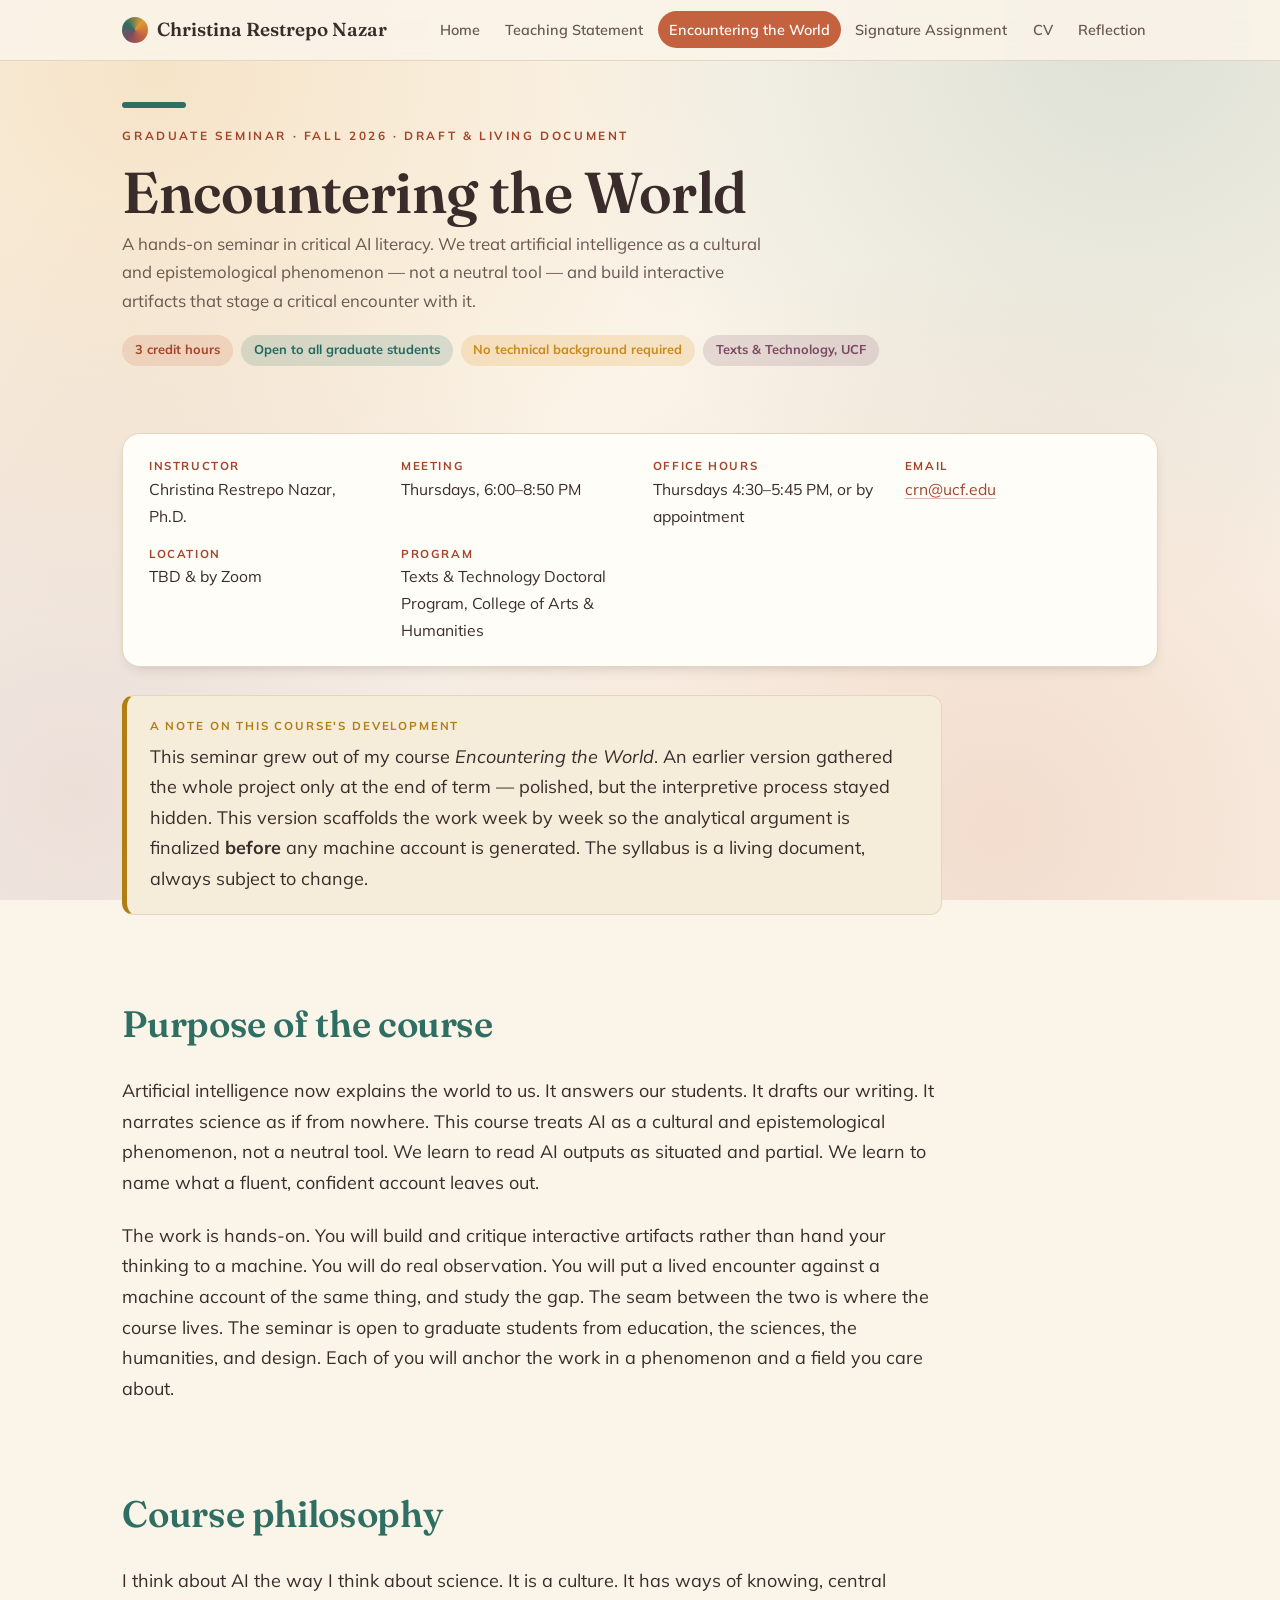
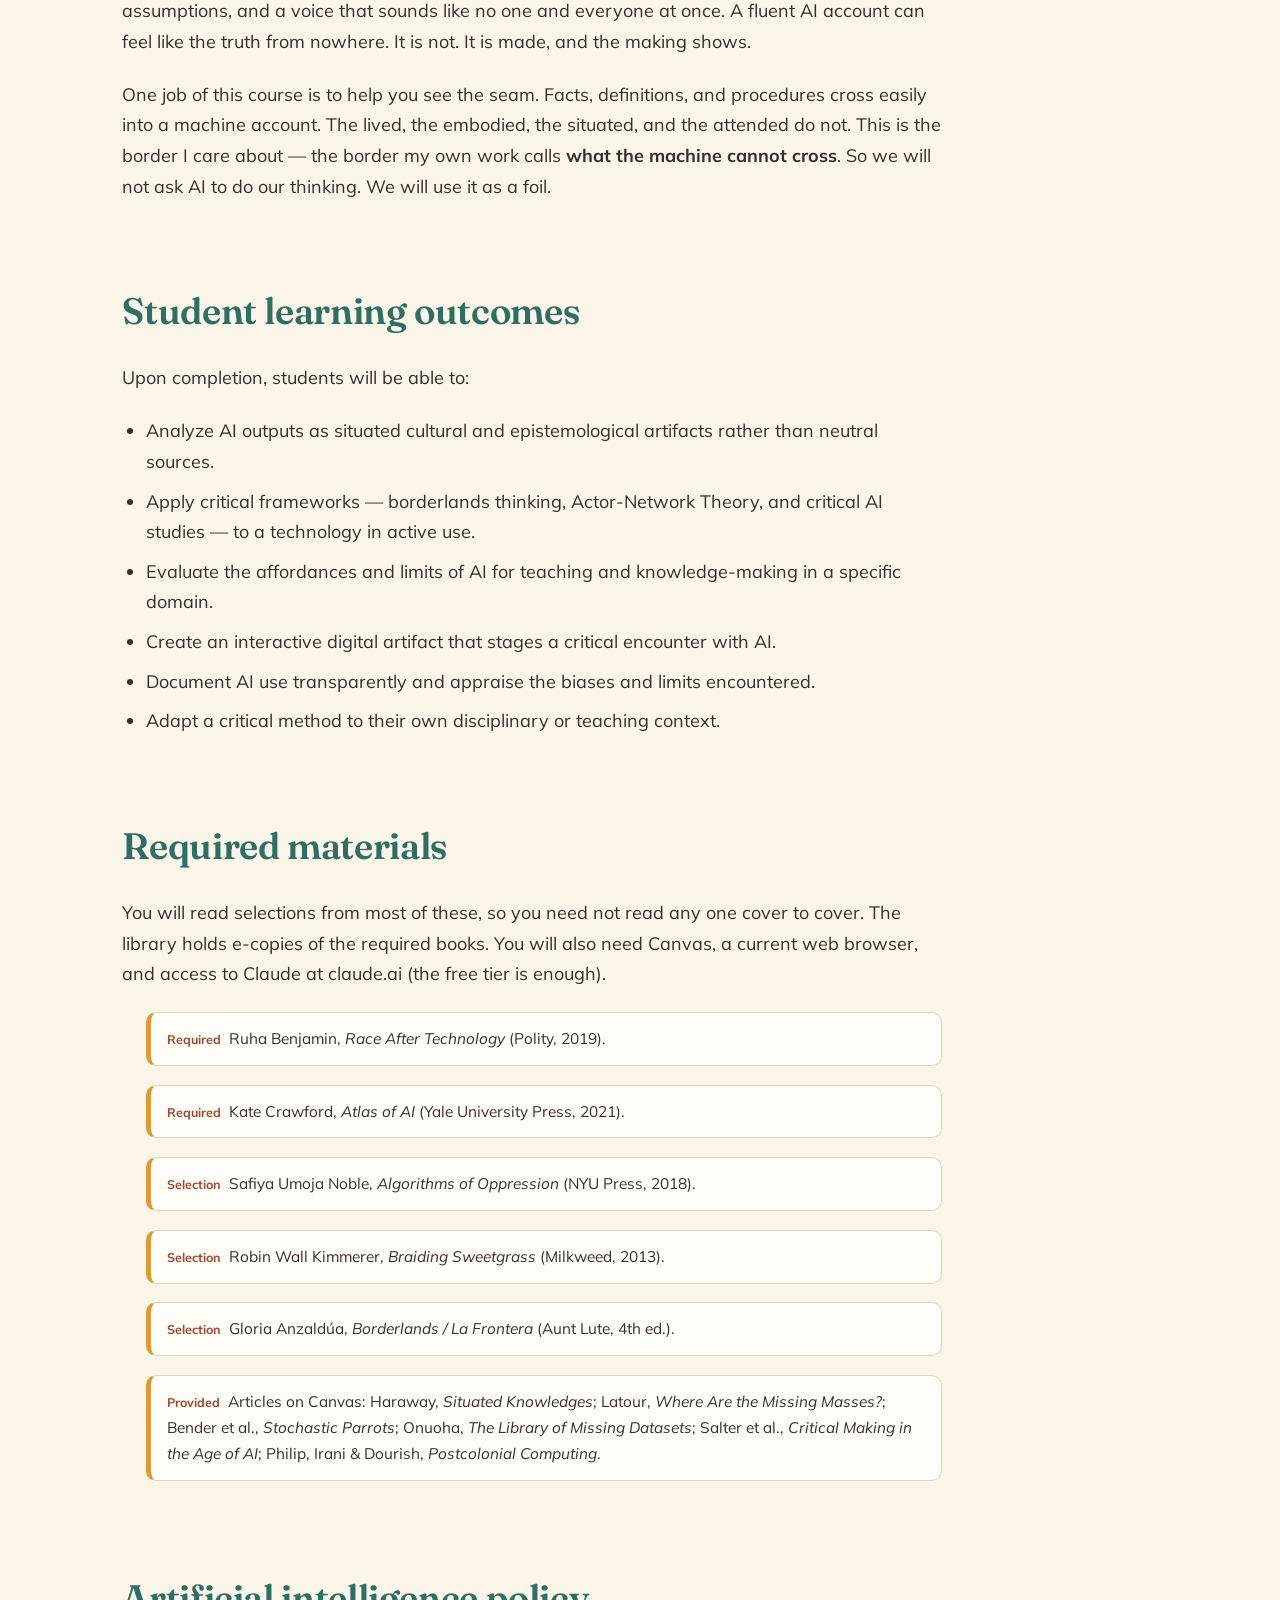
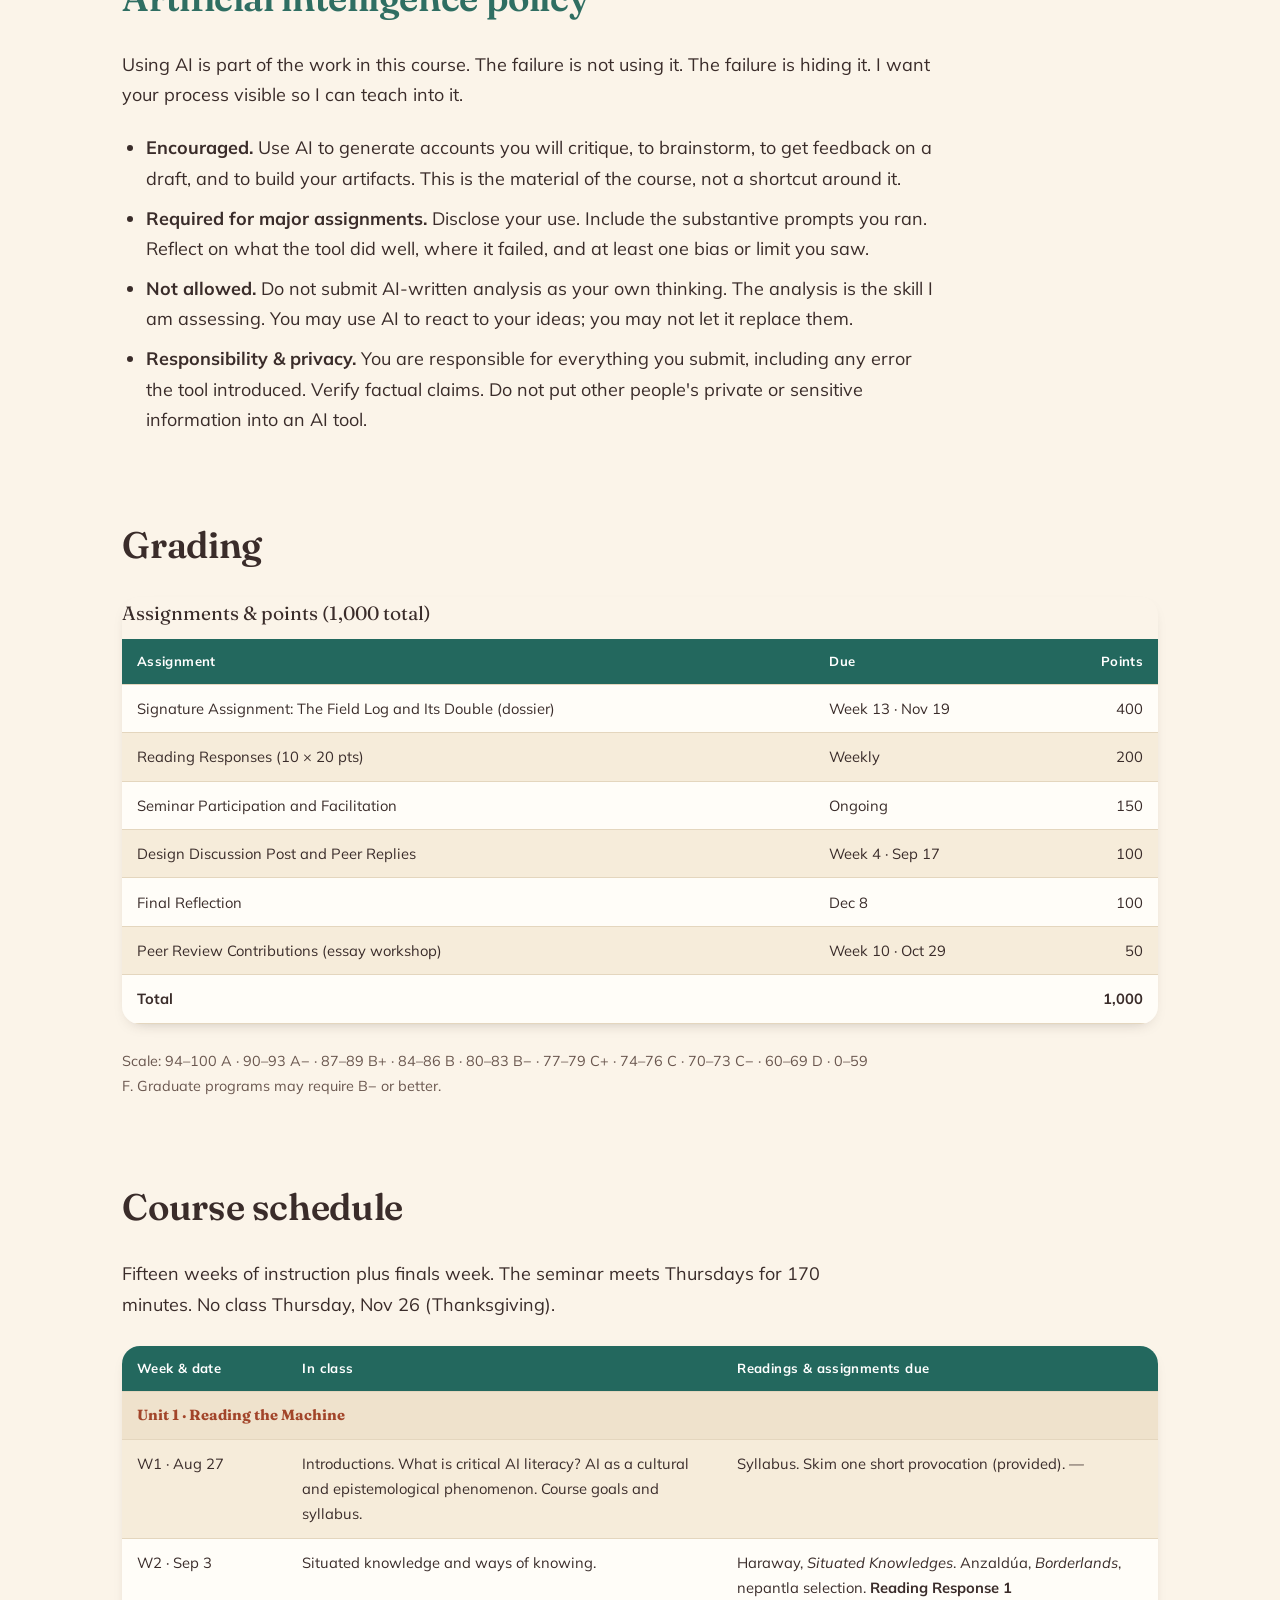
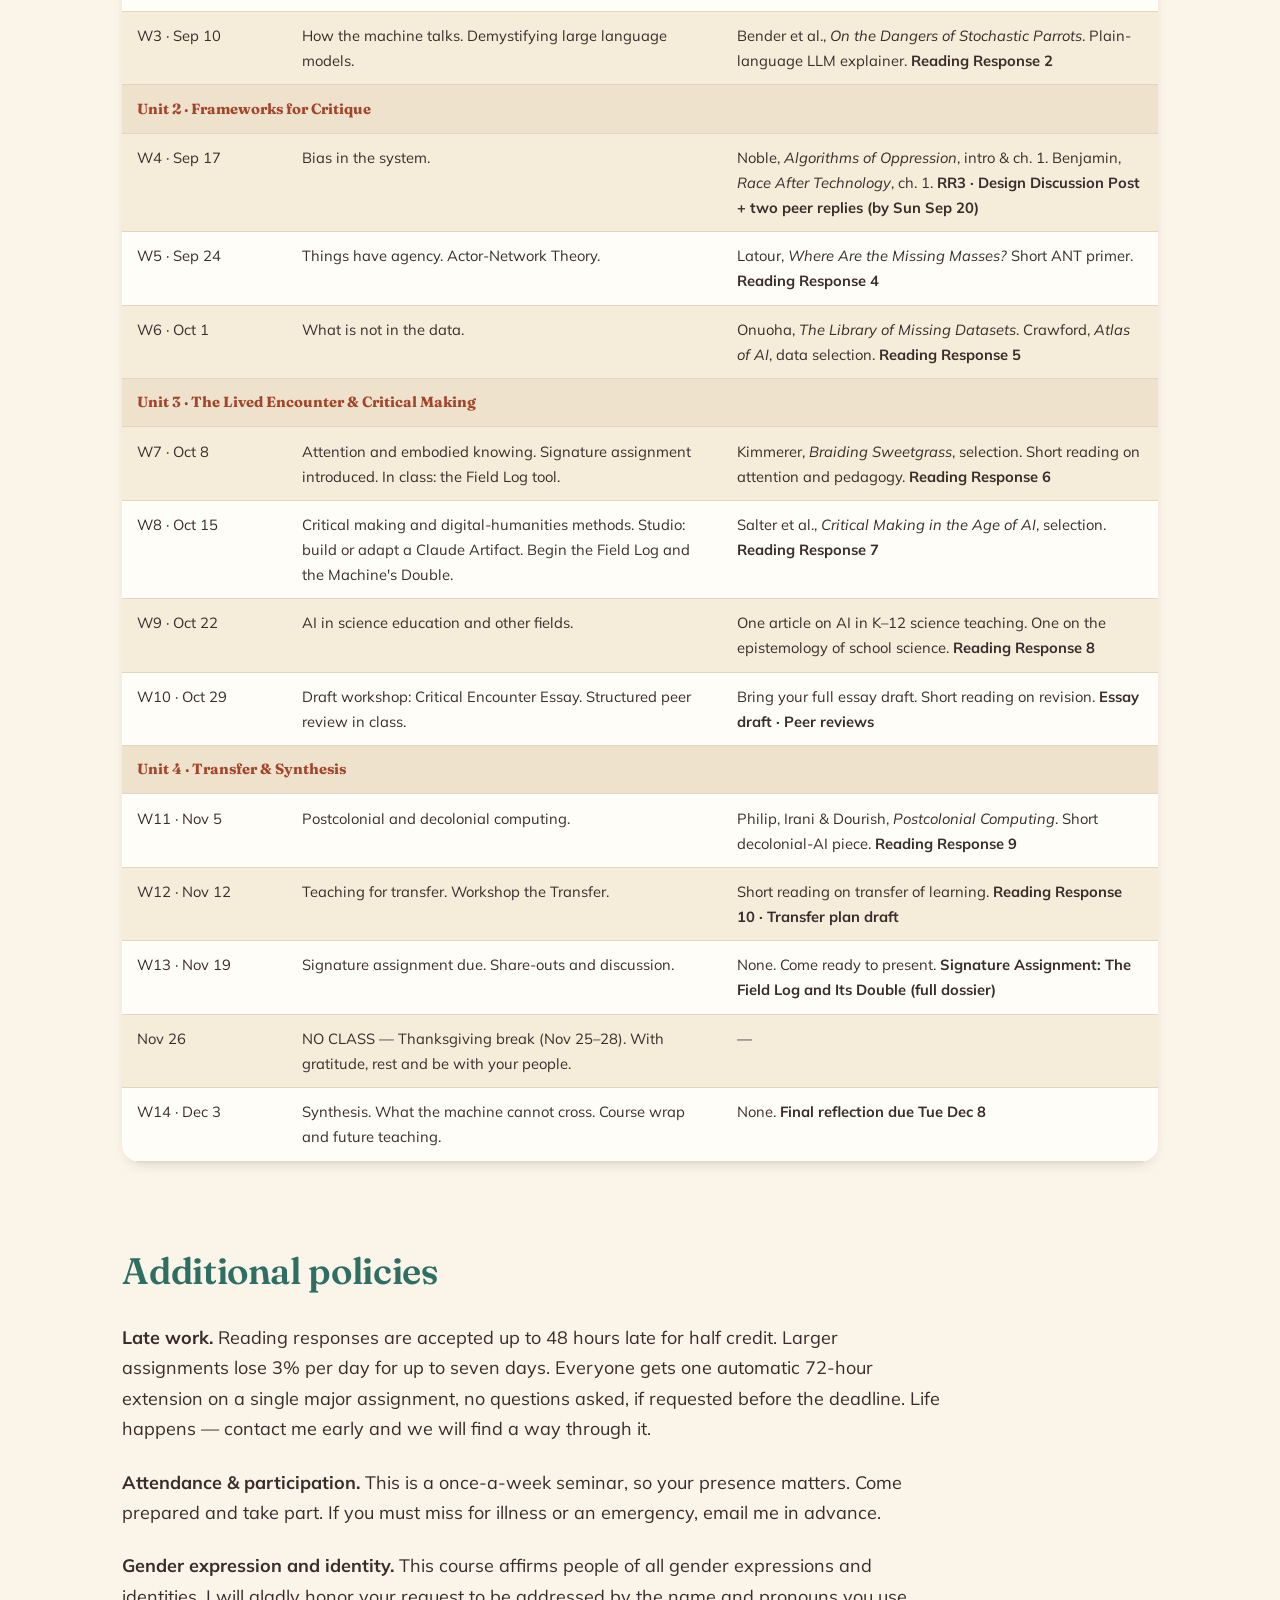
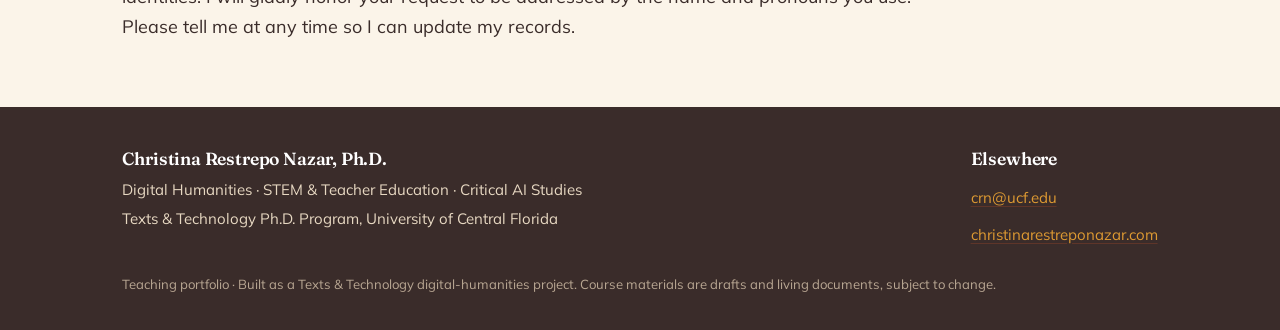
<file: syllabus.html>
<!DOCTYPE html>
<html lang="en">
<head>
<meta charset="utf-8">
<meta name="viewport" content="width=device-width, initial-scale=1">
<title>Encountering the World — Syllabus</title>
<meta name="description" content="Teaching portfolio of Christina Restrepo Nazar, Ph.D. — digital humanities, STEM and teacher education, and critical AI studies.">
<link rel="preconnect" href="https://fonts.googleapis.com">
<link rel="preconnect" href="https://fonts.gstatic.com" crossorigin>
<link href="https://fonts.googleapis.com/css2?family=Fraunces:ital,opsz,wght@0,9..144,400;0,9..144,600;1,9..144,400;1,9..144,600&family=Mulish:wght@400;600;700;800&display=swap" rel="stylesheet">
<link rel="stylesheet" href="css/style.css">
</head>
<body>
<a class="skip" href="#main">Skip to content</a>
<nav class="nav"><div class="nav-inner">
<a class="brand" href="index.html"><span class="dot"></span>Christina&nbsp;Restrepo&nbsp;Nazar</a>
<div class="nav-links"><a href="index.html">Home</a><a href="teaching-statement.html">Teaching Statement</a><a href="syllabus.html" class="active">Encountering the World</a><a href="signature-assignment.html">Signature Assignment</a><a href="cv.html">CV</a><a href="reflection.html">Reflection</a></div>
</div></nav>
<main id="main" style="--accent:#2F6E62">

<div class="wrap">
<div class="page-head"><div class="bar"></div>
<p class="eyebrow">Graduate Seminar &middot; Fall 2026 &middot; Draft &amp; living document</p>
<h1>Encountering the World</h1>
<p class="sub">A hands-on seminar in critical AI literacy. We treat artificial intelligence as a cultural and epistemological phenomenon &mdash; not a neutral tool &mdash; and build interactive artifacts that stage a critical encounter with it.</p>
<div class="pills">
<span class="pill a">3 credit hours</span>
<span class="pill b">Open to all graduate students</span>
<span class="pill c">No technical background required</span>
<span class="pill d">Texts &amp; Technology, UCF</span>
</div>
</div>

<div class="meta-grid">
<div><div class="k">Instructor</div><div class="v">Christina Restrepo Nazar, Ph.D.</div></div>
<div><div class="k">Meeting</div><div class="v">Thursdays, 6:00&ndash;8:50 PM</div></div>
<div><div class="k">Office hours</div><div class="v">Thursdays 4:30&ndash;5:45 PM, or by appointment</div></div>
<div><div class="k">Email</div><div class="v"><a href="mailto:crn@ucf.edu">crn@ucf.edu</a></div></div>
<div><div class="k">Location</div><div class="v">TBD &amp; by Zoom</div></div>
<div><div class="k">Program</div><div class="v">Texts &amp; Technology Doctoral Program, College of Arts &amp; Humanities</div></div>
</div>

<div class="prose" style="max-width:820px">
<div class="callout" style="--accent:#B07E12"><div class="label">A note on this course's development</div><p style="margin:0">This seminar grew out of my course <em>Encountering the World</em>. An earlier version gathered the whole project only at the end of term &mdash; polished, but the interpretive process stayed hidden. This version scaffolds the work week by week so the analytical argument is finalized <strong>before</strong> any machine account is generated. The syllabus is a living document, always subject to change.</p></div>

<h2>Purpose of the course</h2>
<p>Artificial intelligence now explains the world to us. It answers our students. It drafts our writing. It narrates science as if from nowhere. This course treats AI as a cultural and epistemological phenomenon, not a neutral tool. We learn to read AI outputs as situated and partial. We learn to name what a fluent, confident account leaves out.</p>
<p>The work is hands-on. You will build and critique interactive artifacts rather than hand your thinking to a machine. You will do real observation. You will put a lived encounter against a machine account of the same thing, and study the gap. The seam between the two is where the course lives. The seminar is open to graduate students from education, the sciences, the humanities, and design. Each of you will anchor the work in a phenomenon and a field you care about.</p>

<h2>Course philosophy</h2>
<p>I think about AI the way I think about science. It is a culture. It has ways of knowing, central assumptions, and a voice that sounds like no one and everyone at once. A fluent AI account can feel like the truth from nowhere. It is not. It is made, and the making shows.</p>
<p>One job of this course is to help you see the seam. Facts, definitions, and procedures cross easily into a machine account. The lived, the embodied, the situated, and the attended do not. This is the border I care about &mdash; the border my own work calls <strong>what the machine cannot cross</strong>. So we will not ask AI to do our thinking. We will use it as a foil.</p>

<h2>Student learning outcomes</h2>
<p>Upon completion, students will be able to:</p>
<ul>
<li>Analyze AI outputs as situated cultural and epistemological artifacts rather than neutral sources.</li>
<li>Apply critical frameworks &mdash; borderlands thinking, Actor-Network Theory, and critical AI studies &mdash; to a technology in active use.</li>
<li>Evaluate the affordances and limits of AI for teaching and knowledge-making in a specific domain.</li>
<li>Create an interactive digital artifact that stages a critical encounter with AI.</li>
<li>Document AI use transparently and appraise the biases and limits encountered.</li>
<li>Adapt a critical method to their own disciplinary or teaching context.</li>
</ul>

<h2>Required materials</h2>
<p>You will read selections from most of these, so you need not read any one cover to cover. The library holds e-copies of the required books. You will also need Canvas, a current web browser, and access to Claude at claude.ai (the free tier is enough).</p>
<ul class="booklist">
<li><span class="req">Required</span> &nbsp;Ruha Benjamin, <em>Race After Technology</em> (Polity, 2019).</li>
<li><span class="req">Required</span> &nbsp;Kate Crawford, <em>Atlas of AI</em> (Yale University Press, 2021).</li>
<li><span class="req">Selection</span> &nbsp;Safiya Umoja Noble, <em>Algorithms of Oppression</em> (NYU Press, 2018).</li>
<li><span class="req">Selection</span> &nbsp;Robin Wall Kimmerer, <em>Braiding Sweetgrass</em> (Milkweed, 2013).</li>
<li><span class="req">Selection</span> &nbsp;Gloria Anzald&uacute;a, <em>Borderlands / La Frontera</em> (Aunt Lute, 4th ed.).</li>
<li><span class="req">Provided</span> &nbsp;Articles on Canvas: Haraway, <em>Situated Knowledges</em>; Latour, <em>Where Are the Missing Masses?</em>; Bender et al., <em>Stochastic Parrots</em>; Onuoha, <em>The Library of Missing Datasets</em>; Salter et al., <em>Critical Making in the Age of AI</em>; Philip, Irani &amp; Dourish, <em>Postcolonial Computing</em>.</li>
</ul>

<h2>Artificial intelligence policy</h2>
<p>Using AI is part of the work in this course. The failure is not using it. The failure is hiding it. I want your process visible so I can teach into it.</p>
<ul>
<li><strong>Encouraged.</strong> Use AI to generate accounts you will critique, to brainstorm, to get feedback on a draft, and to build your artifacts. This is the material of the course, not a shortcut around it.</li>
<li><strong>Required for major assignments.</strong> Disclose your use. Include the substantive prompts you ran. Reflect on what the tool did well, where it failed, and at least one bias or limit you saw.</li>
<li><strong>Not allowed.</strong> Do not submit AI-written analysis as your own thinking. The analysis is the skill I am assessing. You may use AI to react to your ideas; you may not let it replace them.</li>
<li><strong>Responsibility &amp; privacy.</strong> You are responsible for everything you submit, including any error the tool introduced. Verify factual claims. Do not put other people's private or sensitive information into an AI tool.</li>
</ul>
</div>

<h2 style="max-width:820px">Grading</h2>
<div class="table-scroll">
<table class="grade-table">
<caption>Assignments &amp; points (1,000 total)</caption>
<thead><tr><th>Assignment</th><th>Due</th><th style="text-align:right">Points</th></tr></thead>
<tbody>
<tr><td>Signature Assignment: The Field Log and Its Double (dossier)</td><td>Week 13 &middot; Nov 19</td><td style='text-align:right'>400</td></tr>
<tr><td>Reading Responses (10 &times; 20 pts)</td><td>Weekly</td><td style='text-align:right'>200</td></tr>
<tr><td>Seminar Participation and Facilitation</td><td>Ongoing</td><td style='text-align:right'>150</td></tr>
<tr><td>Design Discussion Post and Peer Replies</td><td>Week 4 &middot; Sep 17</td><td style='text-align:right'>100</td></tr>
<tr><td>Final Reflection</td><td>Dec 8</td><td style='text-align:right'>100</td></tr>
<tr><td>Peer Review Contributions (essay workshop)</td><td>Week 10 &middot; Oct 29</td><td style='text-align:right'>50</td></tr>

<tr style="font-weight:700"><td>Total</td><td></td><td style="text-align:right">1,000</td></tr>
</tbody></table>
</div>
<p class="prose" style="font-size:0.9rem;color:var(--ink-soft)">Scale: 94&ndash;100 A &middot; 90&ndash;93 A&minus; &middot; 87&ndash;89 B+ &middot; 84&ndash;86 B &middot; 80&ndash;83 B&minus; &middot; 77&ndash;79 C+ &middot; 74&ndash;76 C &middot; 70&ndash;73 C&minus; &middot; 60&ndash;69 D &middot; 0&ndash;59 F. Graduate programs may require B&minus; or better.</p>

<h2 style="max-width:820px">Course schedule</h2>
<p class="prose">Fifteen weeks of instruction plus finals week. The seminar meets Thursdays for 170 minutes. No class Thursday, Nov 26 (Thanksgiving).</p>
<div class="table-scroll">
<table>
<thead><tr><th style="width:16%">Week &amp; date</th><th style="width:42%">In class</th><th>Readings &amp; assignments due</th></tr></thead>
<tbody>
<tr class="unit-row"><td colspan="3">Unit 1 &middot; Reading the Machine</td></tr>
<tr><td>W1 &middot; Aug 27</td><td>Introductions. What is critical AI literacy? AI as a cultural and epistemological phenomenon. Course goals and syllabus.</td><td>Syllabus. Skim one short provocation (provided). <em>&mdash;</em></td></tr>
<tr><td>W2 &middot; Sep 3</td><td>Situated knowledge and ways of knowing.</td><td>Haraway, <em>Situated Knowledges</em>. Anzald&uacute;a, <em>Borderlands</em>, nepantla selection. <strong>Reading Response 1</strong></td></tr>
<tr><td>W3 &middot; Sep 10</td><td>How the machine talks. Demystifying large language models.</td><td>Bender et al., <em>On the Dangers of Stochastic Parrots</em>. Plain-language LLM explainer. <strong>Reading Response 2</strong></td></tr>
<tr class="unit-row"><td colspan="3">Unit 2 &middot; Frameworks for Critique</td></tr>
<tr><td>W4 &middot; Sep 17</td><td>Bias in the system.</td><td>Noble, <em>Algorithms of Oppression</em>, intro &amp; ch.&nbsp;1. Benjamin, <em>Race After Technology</em>, ch.&nbsp;1. <strong>RR3 &middot; Design Discussion Post + two peer replies (by Sun Sep 20)</strong></td></tr>
<tr><td>W5 &middot; Sep 24</td><td>Things have agency. Actor-Network Theory.</td><td>Latour, <em>Where Are the Missing Masses?</em> Short ANT primer. <strong>Reading Response 4</strong></td></tr>
<tr><td>W6 &middot; Oct 1</td><td>What is not in the data.</td><td>Onuoha, <em>The Library of Missing Datasets</em>. Crawford, <em>Atlas of AI</em>, data selection. <strong>Reading Response 5</strong></td></tr>
<tr class="unit-row"><td colspan="3">Unit 3 &middot; The Lived Encounter &amp; Critical Making</td></tr>
<tr><td>W7 &middot; Oct 8</td><td>Attention and embodied knowing. Signature assignment introduced. In class: the Field Log tool.</td><td>Kimmerer, <em>Braiding Sweetgrass</em>, selection. Short reading on attention and pedagogy. <strong>Reading Response 6</strong></td></tr>
<tr><td>W8 &middot; Oct 15</td><td>Critical making and digital-humanities methods. Studio: build or adapt a Claude Artifact. Begin the Field Log and the Machine's Double.</td><td>Salter et al., <em>Critical Making in the Age of AI</em>, selection. <strong>Reading Response 7</strong></td></tr>
<tr><td>W9 &middot; Oct 22</td><td>AI in science education and other fields.</td><td>One article on AI in K&ndash;12 science teaching. One on the epistemology of school science. <strong>Reading Response 8</strong></td></tr>
<tr><td>W10 &middot; Oct 29</td><td>Draft workshop: Critical Encounter Essay. Structured peer review in class.</td><td>Bring your full essay draft. Short reading on revision. <strong>Essay draft &middot; Peer reviews</strong></td></tr>
<tr class="unit-row"><td colspan="3">Unit 4 &middot; Transfer &amp; Synthesis</td></tr>
<tr><td>W11 &middot; Nov 5</td><td>Postcolonial and decolonial computing.</td><td>Philip, Irani &amp; Dourish, <em>Postcolonial Computing</em>. Short decolonial-AI piece. <strong>Reading Response 9</strong></td></tr>
<tr><td>W12 &middot; Nov 12</td><td>Teaching for transfer. Workshop the Transfer.</td><td>Short reading on transfer of learning. <strong>Reading Response 10 &middot; Transfer plan draft</strong></td></tr>
<tr><td>W13 &middot; Nov 19</td><td>Signature assignment due. Share-outs and discussion.</td><td>None. Come ready to present. <strong>Signature Assignment: The Field Log and Its Double (full dossier)</strong></td></tr>
<tr><td>Nov 26</td><td>NO CLASS &mdash; Thanksgiving break (Nov 25&ndash;28). With gratitude, rest and be with your people.</td><td><em>&mdash;</em></td></tr>
<tr><td>W14 &middot; Dec 3</td><td>Synthesis. What the machine cannot cross. Course wrap and future teaching.</td><td>None. <strong>Final reflection due Tue Dec 8</strong></td></tr>

</tbody></table>
</div>

<div class="prose" style="max-width:820px">
<h2>Additional policies</h2>
<p><strong>Late work.</strong> Reading responses are accepted up to 48 hours late for half credit. Larger assignments lose 3% per day for up to seven days. Everyone gets one automatic 72-hour extension on a single major assignment, no questions asked, if requested before the deadline. Life happens &mdash; contact me early and we will find a way through it.</p>
<p><strong>Attendance &amp; participation.</strong> This is a once-a-week seminar, so your presence matters. Come prepared and take part. If you must miss for illness or an emergency, email me in advance.</p>
<p><strong>Gender expression and identity.</strong> This course affirms people of all gender expressions and identities. I will gladly honor your request to be addressed by the name and pronouns you use. Please tell me at any time so I can update my records.</p>
</div>
</div>

</main>
<footer class="footer"><div class="wrap">
<div>
<h4>Christina Restrepo Nazar, Ph.D.</h4>
<p>Digital Humanities &middot; STEM &amp; Teacher Education &middot; Critical AI Studies</p>
<p>Texts &amp; Technology Ph.D. Program, University of Central Florida</p>
</div>
<div class="footer-links">
<h4>Elsewhere</h4>
<p><a href="mailto:crn@ucf.edu">crn@ucf.edu</a></p>
<p><a href="https://christinarestreponazar.com">christinarestreponazar.com</a></p>
</div>
</div>
<div class="wrap"><p class="muted">Teaching portfolio &middot; Built as a Texts &amp; Technology digital-humanities project. Course materials are drafts and living documents, subject to change.</p></div>
</footer>
</body>
</html>
</file>
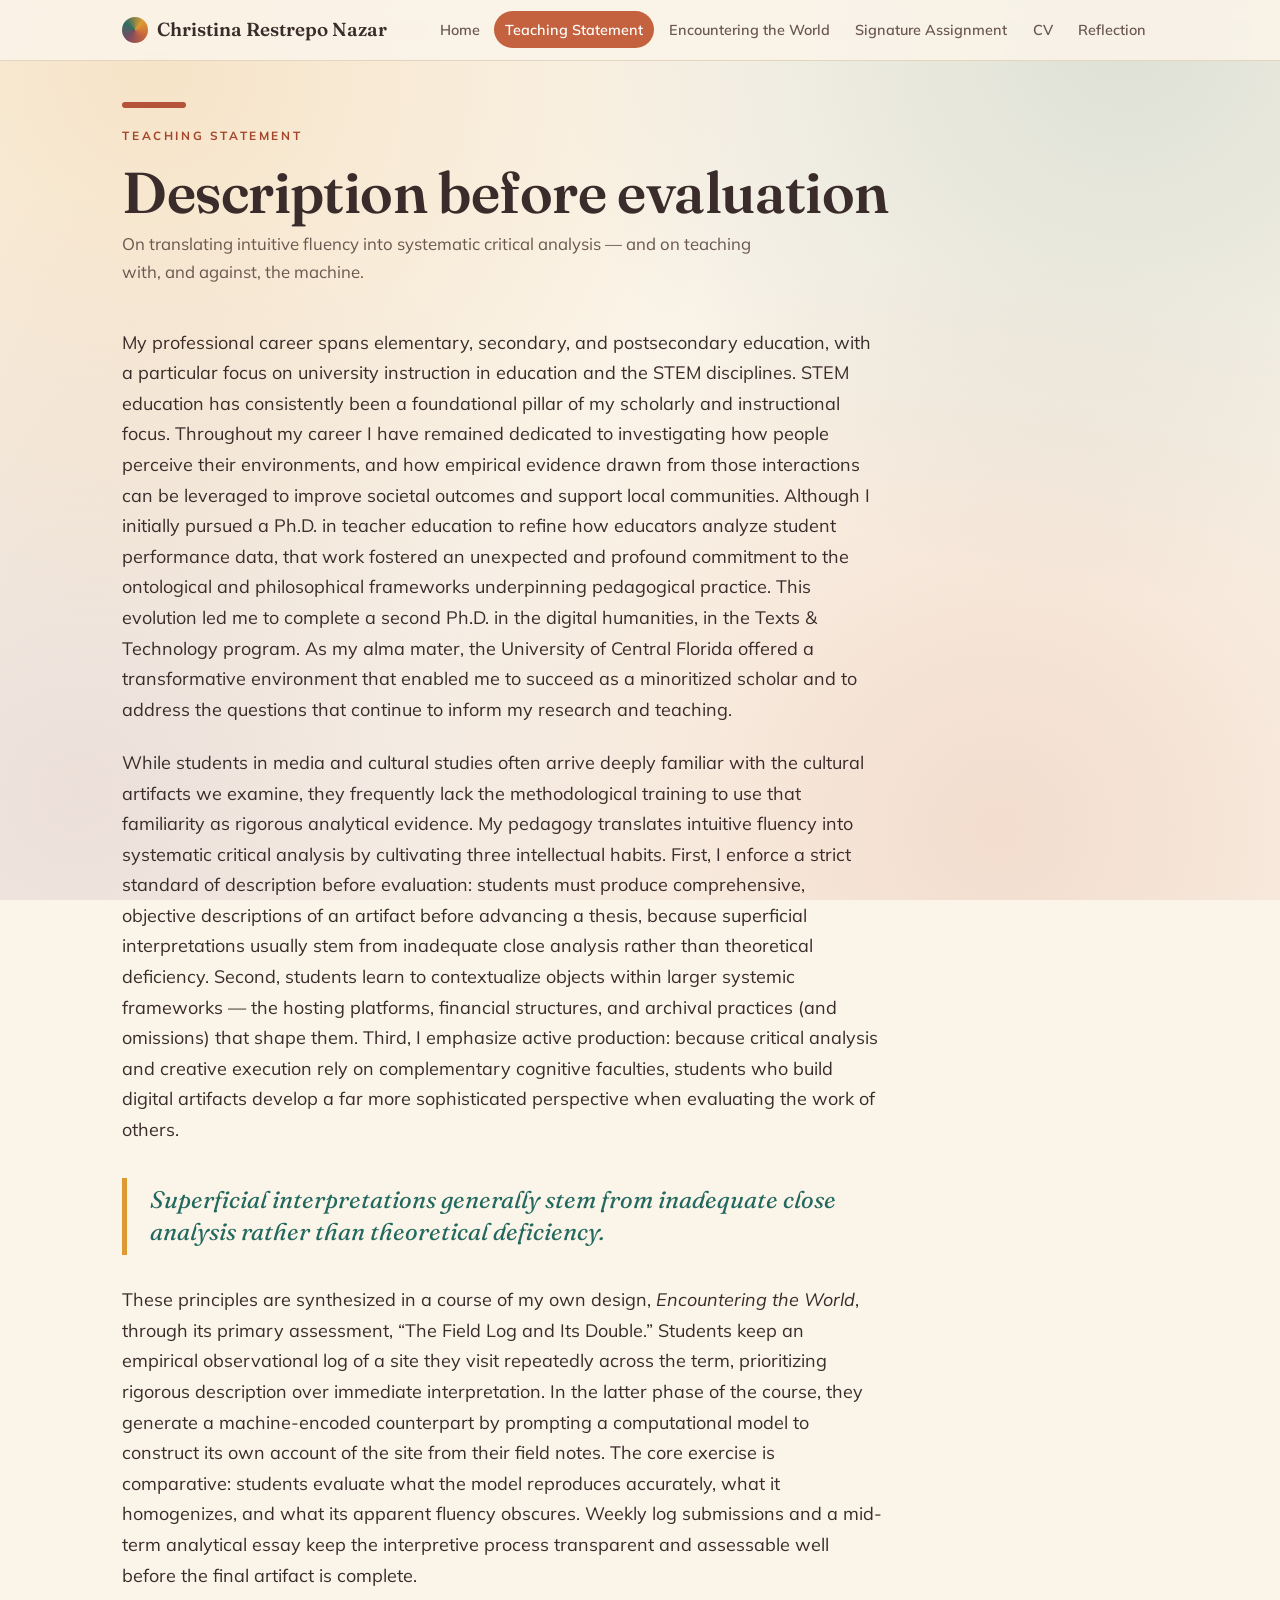
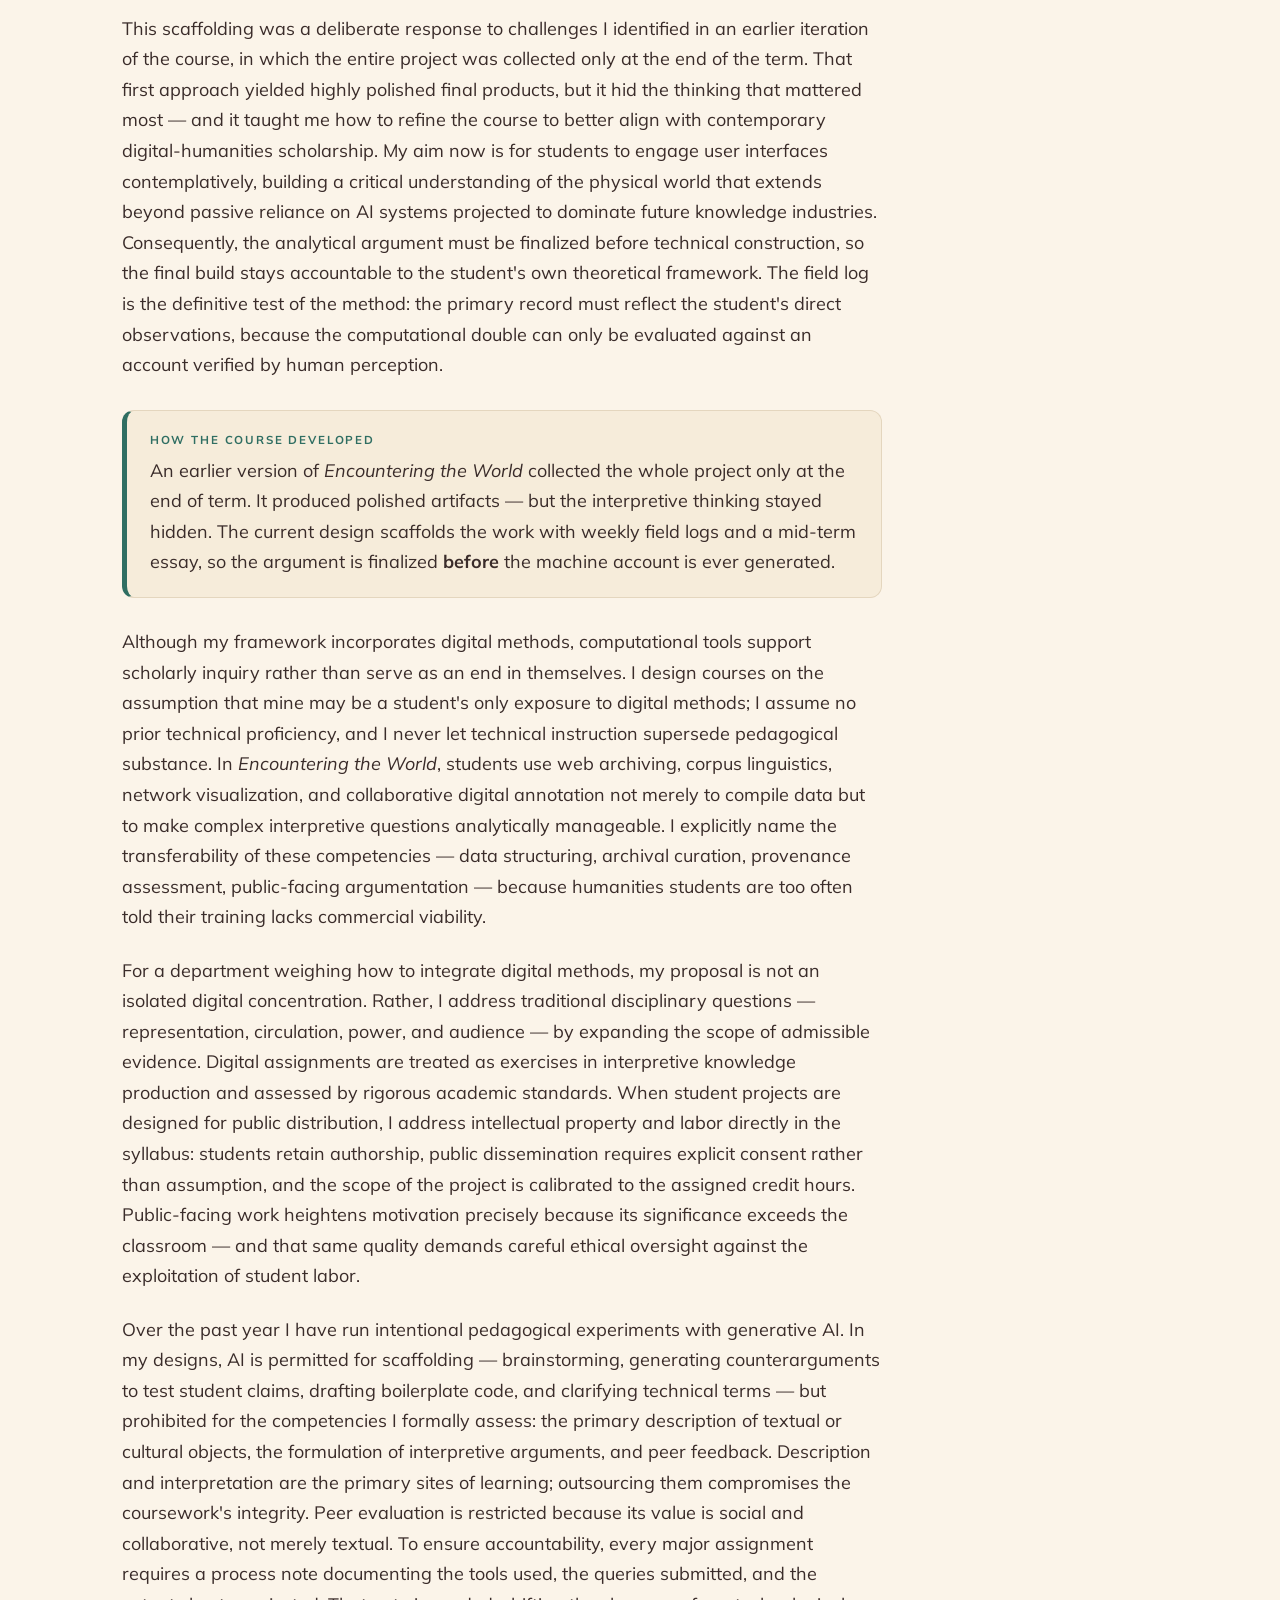
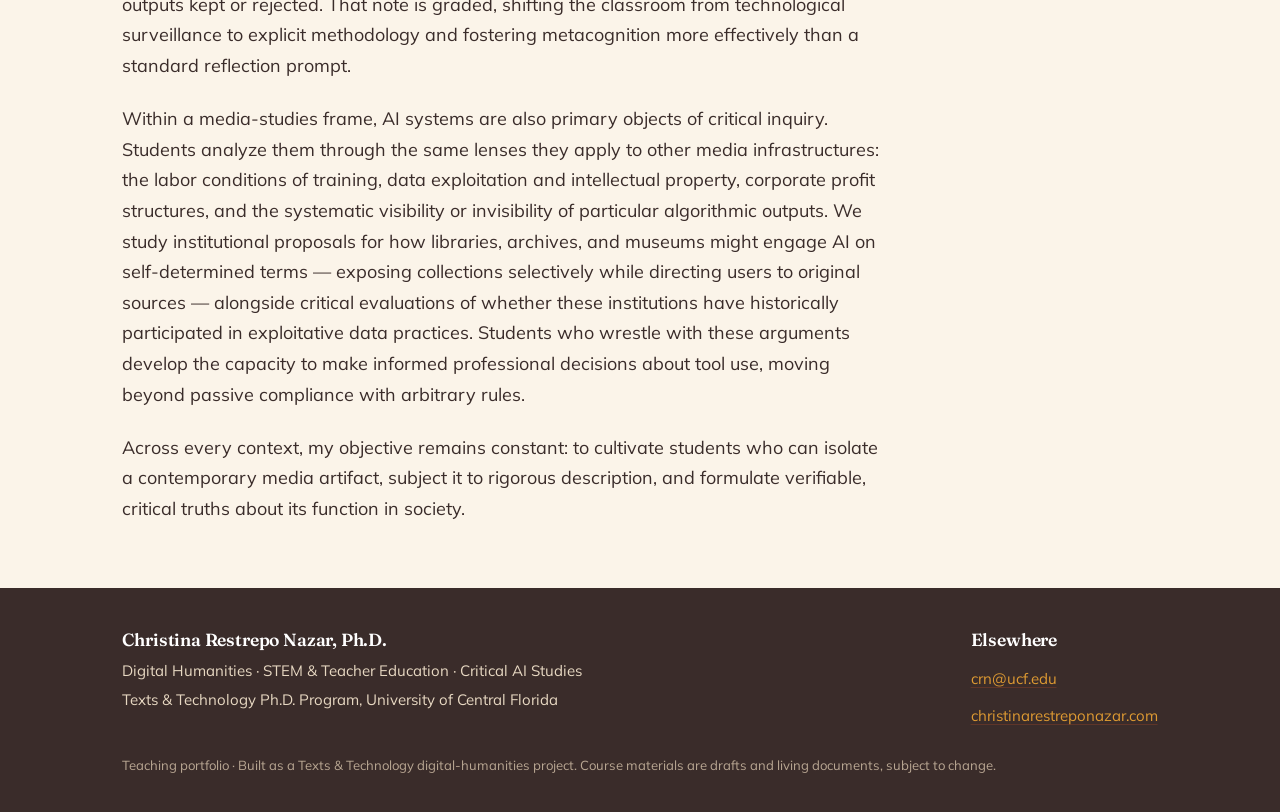
<file: teaching-statement.html>
<!DOCTYPE html>
<html lang="en">
<head>
<meta charset="utf-8">
<meta name="viewport" content="width=device-width, initial-scale=1">
<title>Teaching Statement — Christina Restrepo Nazar</title>
<meta name="description" content="Teaching portfolio of Christina Restrepo Nazar, Ph.D. — digital humanities, STEM and teacher education, and critical AI studies.">
<link rel="preconnect" href="https://fonts.googleapis.com">
<link rel="preconnect" href="https://fonts.gstatic.com" crossorigin>
<link href="https://fonts.googleapis.com/css2?family=Fraunces:ital,opsz,wght@0,9..144,400;0,9..144,600;1,9..144,400;1,9..144,600&family=Mulish:wght@400;600;700;800&display=swap" rel="stylesheet">
<link rel="stylesheet" href="css/style.css">
</head>
<body>
<a class="skip" href="#main">Skip to content</a>
<nav class="nav"><div class="nav-inner">
<a class="brand" href="index.html"><span class="dot"></span>Christina&nbsp;Restrepo&nbsp;Nazar</a>
<div class="nav-links"><a href="index.html">Home</a><a href="teaching-statement.html" class="active">Teaching Statement</a><a href="syllabus.html">Encountering the World</a><a href="signature-assignment.html">Signature Assignment</a><a href="cv.html">CV</a><a href="reflection.html">Reflection</a></div>
</div></nav>
<main id="main" style="--accent:#B5533B">

<div class="wrap">
<div class="page-head"><div class="bar"></div>
<p class="eyebrow">Teaching Statement</p>
<h1>Description before evaluation</h1>
<p class="sub">On translating intuitive fluency into systematic critical analysis &mdash; and on teaching with, and against, the machine.</p>
</div>
<div class="prose">
<p>My professional career spans elementary, secondary, and postsecondary education, with a particular focus on university instruction in education and the STEM disciplines. STEM education has consistently been a foundational pillar of my scholarly and instructional focus. Throughout my career I have remained dedicated to investigating how people perceive their environments, and how empirical evidence drawn from those interactions can be leveraged to improve societal outcomes and support local communities. Although I initially pursued a Ph.D. in teacher education to refine how educators analyze student performance data, that work fostered an unexpected and profound commitment to the ontological and philosophical frameworks underpinning pedagogical practice. This evolution led me to complete a second Ph.D. in the digital humanities, in the Texts &amp; Technology program. As my alma mater, the University of Central Florida offered a transformative environment that enabled me to succeed as a minoritized scholar and to address the questions that continue to inform my research and teaching.</p>
<p>While students in media and cultural studies often arrive deeply familiar with the cultural artifacts we examine, they frequently lack the methodological training to use that familiarity as rigorous analytical evidence. My pedagogy translates intuitive fluency into systematic critical analysis by cultivating three intellectual habits. First, I enforce a strict standard of description before evaluation: students must produce comprehensive, objective descriptions of an artifact before advancing a thesis, because superficial interpretations usually stem from inadequate close analysis rather than theoretical deficiency. Second, students learn to contextualize objects within larger systemic frameworks &mdash; the hosting platforms, financial structures, and archival practices (and omissions) that shape them. Third, I emphasize active production: because critical analysis and creative execution rely on complementary cognitive faculties, students who build digital artifacts develop a far more sophisticated perspective when evaluating the work of others.</p>
<p class="pullquote">Superficial interpretations generally stem from inadequate close analysis rather than theoretical deficiency.</p>
<p>These principles are synthesized in a course of my own design, <em>Encountering the World</em>, through its primary assessment, &ldquo;The Field Log and Its Double.&rdquo; Students keep an empirical observational log of a site they visit repeatedly across the term, prioritizing rigorous description over immediate interpretation. In the latter phase of the course, they generate a machine-encoded counterpart by prompting a computational model to construct its own account of the site from their field notes. The core exercise is comparative: students evaluate what the model reproduces accurately, what it homogenizes, and what its apparent fluency obscures. Weekly log submissions and a mid-term analytical essay keep the interpretive process transparent and assessable well before the final artifact is complete.</p>
<p>This scaffolding was a deliberate response to challenges I identified in an earlier iteration of the course, in which the entire project was collected only at the end of the term. That first approach yielded highly polished final products, but it hid the thinking that mattered most &mdash; and it taught me how to refine the course to better align with contemporary digital-humanities scholarship. My aim now is for students to engage user interfaces contemplatively, building a critical understanding of the physical world that extends beyond passive reliance on AI systems projected to dominate future knowledge industries. Consequently, the analytical argument must be finalized before technical construction, so the final build stays accountable to the student's own theoretical framework. The field log is the definitive test of the method: the primary record must reflect the student's direct observations, because the computational double can only be evaluated against an account verified by human perception.</p>
<div class="callout" style="--accent:#2F6E62"><div class="label">How the course developed</div><p style="margin:0">An earlier version of <em>Encountering the World</em> collected the whole project only at the end of term. It produced polished artifacts &mdash; but the interpretive thinking stayed hidden. The current design scaffolds the work with weekly field logs and a mid-term essay, so the argument is finalized <strong>before</strong> the machine account is ever generated.</p></div>
<p>Although my framework incorporates digital methods, computational tools support scholarly inquiry rather than serve as an end in themselves. I design courses on the assumption that mine may be a student's only exposure to digital methods; I assume no prior technical proficiency, and I never let technical instruction supersede pedagogical substance. In <em>Encountering the World</em>, students use web archiving, corpus linguistics, network visualization, and collaborative digital annotation not merely to compile data but to make complex interpretive questions analytically manageable. I explicitly name the transferability of these competencies &mdash; data structuring, archival curation, provenance assessment, public-facing argumentation &mdash; because humanities students are too often told their training lacks commercial viability.</p>
<p>For a department weighing how to integrate digital methods, my proposal is not an isolated digital concentration. Rather, I address traditional disciplinary questions &mdash; representation, circulation, power, and audience &mdash; by expanding the scope of admissible evidence. Digital assignments are treated as exercises in interpretive knowledge production and assessed by rigorous academic standards. When student projects are designed for public distribution, I address intellectual property and labor directly in the syllabus: students retain authorship, public dissemination requires explicit consent rather than assumption, and the scope of the project is calibrated to the assigned credit hours. Public-facing work heightens motivation precisely because its significance exceeds the classroom &mdash; and that same quality demands careful ethical oversight against the exploitation of student labor.</p>
<p>Over the past year I have run intentional pedagogical experiments with generative AI. In my designs, AI is permitted for scaffolding &mdash; brainstorming, generating counterarguments to test student claims, drafting boilerplate code, and clarifying technical terms &mdash; but prohibited for the competencies I formally assess: the primary description of textual or cultural objects, the formulation of interpretive arguments, and peer feedback. Description and interpretation are the primary sites of learning; outsourcing them compromises the coursework's integrity. Peer evaluation is restricted because its value is social and collaborative, not merely textual. To ensure accountability, every major assignment requires a process note documenting the tools used, the queries submitted, and the outputs kept or rejected. That note is graded, shifting the classroom from technological surveillance to explicit methodology and fostering metacognition more effectively than a standard reflection prompt.</p>
<p>Within a media-studies frame, AI systems are also primary objects of critical inquiry. Students analyze them through the same lenses they apply to other media infrastructures: the labor conditions of training, data exploitation and intellectual property, corporate profit structures, and the systematic visibility or invisibility of particular algorithmic outputs. We study institutional proposals for how libraries, archives, and museums might engage AI on self-determined terms &mdash; exposing collections selectively while directing users to original sources &mdash; alongside critical evaluations of whether these institutions have historically participated in exploitative data practices. Students who wrestle with these arguments develop the capacity to make informed professional decisions about tool use, moving beyond passive compliance with arbitrary rules.</p>
<p>Across every context, my objective remains constant: to cultivate students who can isolate a contemporary media artifact, subject it to rigorous description, and formulate verifiable, critical truths about its function in society.</p>
</div></div>
</main>
<footer class="footer"><div class="wrap">
<div>
<h4>Christina Restrepo Nazar, Ph.D.</h4>
<p>Digital Humanities &middot; STEM &amp; Teacher Education &middot; Critical AI Studies</p>
<p>Texts &amp; Technology Ph.D. Program, University of Central Florida</p>
</div>
<div class="footer-links">
<h4>Elsewhere</h4>
<p><a href="mailto:crn@ucf.edu">crn@ucf.edu</a></p>
<p><a href="https://christinarestreponazar.com">christinarestreponazar.com</a></p>
</div>
</div>
<div class="wrap"><p class="muted">Teaching portfolio &middot; Built as a Texts &amp; Technology digital-humanities project. Course materials are drafts and living documents, subject to change.</p></div>
</footer>
</body>
</html>
</file>
<file: css/style.css>
/* =========================================================================
   Christina Restrepo Nazar — Teaching Portfolio
   Boho / borderlands design system
   ========================================================================= */

:root {
  /* Warm neutrals */
  --cream:        #FBF4E9;
  --cream-2:      #F6ECDA;
  --paper:        #FFFDF8;
  --sand:         #EFE2CC;

  /* Ink */
  --ink:          #3A2C2A;   /* espresso body text */
  --ink-soft:     #6A574F;   /* muted brown */

  /* Boho brights */
  --terracotta:   #C4623F;
  --clay:         #A2452A;   /* darker terracotta for text-on-cream */
  --ochre:        #DE9A32;
  --mustard:      #C98A17;
  --sage:         #7E8F5A;
  --olive:        #5E6B41;
  --pine:         #2F6E62;
  --teal:         #23685E;
  --rose:         #CB847C;
  --rosewood:     #A85B57;
  --plum:         #7A4A63;

  --line:         #E4D6BE;
  --shadow:       0 14px 34px -18px rgba(58, 44, 42, 0.45);
  --shadow-sm:    0 6px 16px -10px rgba(58, 44, 42, 0.4);

  --maxw:         1080px;
  --radius:       18px;

  --serif: "Fraunces", "Iowan Old Style", Georgia, "Times New Roman", serif;
  --sans:  "Mulish", "Segoe UI", system-ui, -apple-system, sans-serif;
}

* { box-sizing: border-box; }

html { scroll-behavior: smooth; }

body {
  margin: 0;
  font-family: var(--sans);
  color: var(--ink);
  line-height: 1.7;
  font-size: 18px;
  background-color: var(--cream);
  background-image:
    radial-gradient(circle at 12% 8%,  rgba(222,154,50,0.18), transparent 42%),
    radial-gradient(circle at 88% 4%,  rgba(47,110,98,0.14),  transparent 40%),
    radial-gradient(circle at 78% 92%, rgba(196,98,63,0.16),  transparent 45%),
    radial-gradient(circle at 6% 88%,  rgba(122,74,99,0.12),  transparent 42%);
  background-attachment: fixed;
}

img { max-width: 100%; display: block; }

/* ---------- Typography ---------- */
h1, h2, h3, h4 {
  font-family: var(--serif);
  font-weight: 600;
  line-height: 1.15;
  color: var(--ink);
  letter-spacing: -0.01em;
}
h1 { font-size: clamp(2.2rem, 5vw, 3.6rem); }
h2 { font-size: clamp(1.6rem, 3.4vw, 2.3rem); margin-top: 2.4em; }
h3 { font-size: 1.28rem; margin-top: 1.8em; }
p  { margin: 0 0 1.1em; }
a  { color: var(--clay); text-decoration-color: rgba(162,69,42,0.35); text-underline-offset: 3px; }
a:hover { text-decoration-color: var(--clay); }

strong { color: var(--ink); }

.eyebrow {
  font-family: var(--sans);
  text-transform: uppercase;
  letter-spacing: 0.22em;
  font-size: 0.74rem;
  font-weight: 700;
  color: var(--clay);
  margin: 0 0 0.9rem;
}

/* ---------- Layout helpers ---------- */
.wrap { max-width: var(--maxw); margin: 0 auto; padding: 0 1.4rem; }
.narrow { max-width: 760px; }
.center { text-align: center; }

/* ---------- Nav ---------- */
.nav {
  position: sticky;
  top: 0;
  z-index: 40;
  backdrop-filter: blur(8px);
  background: rgba(251, 244, 233, 0.86);
  border-bottom: 1px solid var(--line);
}
.nav-inner {
  max-width: var(--maxw);
  margin: 0 auto;
  padding: 0.7rem 1.4rem;
  display: flex;
  align-items: center;
  gap: 1rem;
  flex-wrap: wrap;
}
.brand {
  font-family: var(--serif);
  font-weight: 600;
  font-size: 1.18rem;
  color: var(--ink);
  text-decoration: none;
  display: flex;
  align-items: center;
  gap: 0.55rem;
  margin-right: auto;
}
.brand .dot {
  width: 26px; height: 26px; flex: none;
  border-radius: 50%;
  background: conic-gradient(from 40deg, var(--ochre), var(--terracotta), var(--plum), var(--pine), var(--ochre));
}
.nav-links { display: flex; flex-wrap: wrap; gap: 0.35rem 0.2rem; align-items: center; }
.nav-links a {
  font-size: 0.9rem;
  font-weight: 600;
  color: var(--ink-soft);
  text-decoration: none;
  padding: 0.4rem 0.7rem;
  border-radius: 999px;
  transition: background 0.15s, color 0.15s;
}
.nav-links a:hover { background: var(--cream-2); color: var(--ink); }
.nav-links a.active { background: var(--terracotta); color: #fff; }

/* ---------- Hero (home) ---------- */
.hero {
  position: relative;
  overflow: hidden;
  padding: clamp(3rem, 8vw, 6rem) 0 2rem;
}
.hero .wrap { position: relative; z-index: 2; }
.hero .sun {
  position: absolute;
  top: -80px; right: -60px;
  width: 320px; height: 320px;
  z-index: 1;
  opacity: 0.85;
  animation: spin 90s linear infinite;
}
@keyframes spin { to { transform: rotate(360deg); } }

.hero-title { margin: 0.2rem 0 0.4rem; }
.hero-role {
  font-family: var(--sans);
  font-weight: 700;
  letter-spacing: 0.02em;
  color: var(--ink-soft);
  font-size: 1.02rem;
  margin-bottom: 1.4rem;
}
.hero-role span { color: var(--clay); }

.tagline {
  font-family: var(--serif);
  font-style: italic;
  font-size: clamp(1.5rem, 3.6vw, 2.15rem);
  color: var(--teal);
  line-height: 1.25;
  margin: 1.6rem 0;
  max-width: 620px;
}
.tagline::before { content: "“"; color: var(--ochre); }
.tagline::after  { content: "”"; color: var(--ochre); }

.lede { font-size: 1.12rem; max-width: 640px; color: var(--ink); }

/* ---------- Buttons ---------- */
.btn {
  display: inline-flex; align-items: center; gap: 0.5rem;
  font-family: var(--sans); font-weight: 700; font-size: 0.95rem;
  padding: 0.7rem 1.3rem;
  border-radius: 999px;
  text-decoration: none;
  border: 2px solid transparent;
  transition: transform 0.12s, box-shadow 0.12s;
}
.btn-primary { background: var(--terracotta); color: #fff; box-shadow: var(--shadow-sm); }
.btn-primary:hover { transform: translateY(-2px); }
.btn-ghost { background: transparent; border-color: var(--clay); color: var(--clay); }
.btn-ghost:hover { background: var(--clay); color: #fff; }
.btn-row { display: flex; flex-wrap: wrap; gap: 0.8rem; margin-top: 1.8rem; }

/* ---------- Wave / seam dividers ---------- */
.wave { display: block; width: 100%; height: 60px; }
.seam {
  border: none;
  height: 2px;
  margin: 2.6rem 0;
  background-image: repeating-linear-gradient(90deg, var(--clay) 0 10px, transparent 10px 20px);
  opacity: 0.5;
}

/* ---------- Cards grid (home) ---------- */
.cards {
  display: grid;
  grid-template-columns: repeat(auto-fit, minmax(250px, 1fr));
  gap: 1.3rem;
  margin: 2rem 0;
}
.card {
  position: relative;
  display: block;
  text-decoration: none;
  color: var(--ink);
  background: var(--paper);
  border: 1px solid var(--line);
  border-radius: 26px 26px var(--radius) var(--radius);
  padding: 1.6rem 1.5rem 1.7rem;
  box-shadow: var(--shadow);
  transition: transform 0.15s, box-shadow 0.15s;
  overflow: hidden;
}
.card::before {
  content: "";
  position: absolute; inset: 0 0 auto 0;
  height: 8px;
  background: var(--accent, var(--terracotta));
}
.card:hover { transform: translateY(-4px); box-shadow: 0 22px 40px -20px rgba(58,44,42,0.55); }
.card .kicker {
  font-size: 0.72rem; text-transform: uppercase; letter-spacing: 0.18em;
  font-weight: 700; color: var(--accent, var(--clay));
}
.card h3 { margin: 0.5rem 0 0.4rem; }
.card p { font-size: 0.96rem; color: var(--ink-soft); margin: 0; }
.card .go { margin-top: 1rem; font-weight: 700; color: var(--accent, var(--clay)); font-size: 0.9rem; }

/* ---------- Page header (interior pages) ---------- */
.page-head {
  padding: 2.6rem 0 1.4rem;
  position: relative;
}
.page-head .bar { width: 64px; height: 6px; border-radius: 999px; background: var(--accent, var(--terracotta)); margin-bottom: 1.1rem; }
.page-head h1 { margin: 0.2rem 0; }
.page-head .sub { color: var(--ink-soft); font-size: 1.05rem; max-width: 640px; }

/* ---------- Prose ---------- */
.prose { max-width: 760px; }
.prose p { margin-bottom: 1.25em; }
.prose h2 { color: var(--accent, var(--clay)); }
.prose ul, .prose ol { padding-left: 1.3em; margin: 0 0 1.3em; }
.prose li { margin-bottom: 0.5em; }

/* Pull quote / seam callout */
.pullquote {
  font-family: var(--serif);
  font-style: italic;
  font-size: 1.5rem;
  line-height: 1.35;
  color: var(--teal);
  border-left: 5px solid var(--ochre);
  padding: 0.4rem 0 0.4rem 1.4rem;
  margin: 2rem 0;
}

.callout {
  background: var(--cream-2);
  border: 1px solid var(--line);
  border-left: 5px solid var(--accent, var(--sage));
  border-radius: 12px;
  padding: 1.2rem 1.4rem;
  margin: 1.8rem 0;
}
.callout .label {
  font-size: 0.72rem; text-transform: uppercase; letter-spacing: 0.16em;
  font-weight: 700; color: var(--accent, var(--olive)); margin-bottom: 0.4rem;
}

/* ---------- Pills / meta ---------- */
.pills { display: flex; flex-wrap: wrap; gap: 0.5rem; margin: 1.2rem 0; }
.pill {
  font-size: 0.8rem; font-weight: 700;
  padding: 0.3rem 0.8rem; border-radius: 999px;
  background: var(--sand); color: var(--ink);
}
.pill.a { background: rgba(196,98,63,0.16);  color: var(--clay); }
.pill.b { background: rgba(47,110,98,0.16);   color: var(--teal); }
.pill.c { background: rgba(222,154,50,0.20);  color: var(--mustard); }
.pill.d { background: rgba(122,74,99,0.16);   color: var(--plum); }

/* Meta grid (syllabus header) */
.meta-grid {
  display: grid;
  grid-template-columns: repeat(auto-fit, minmax(200px, 1fr));
  gap: 0.9rem 1.6rem;
  background: var(--paper);
  border: 1px solid var(--line);
  border-radius: var(--radius);
  padding: 1.4rem 1.6rem;
  box-shadow: var(--shadow-sm);
  margin: 1.6rem 0;
}
.meta-grid .k { font-size: 0.72rem; text-transform: uppercase; letter-spacing: 0.14em; color: var(--clay); font-weight: 700; }
.meta-grid .v { font-size: 0.98rem; }

/* ---------- Tables ---------- */
.table-scroll { overflow-x: auto; margin: 1.6rem 0; border-radius: var(--radius); box-shadow: var(--shadow-sm); }
table { border-collapse: collapse; width: 100%; background: var(--paper); font-size: 0.92rem; min-width: 560px; }
caption { text-align: left; font-family: var(--serif); font-size: 1.2rem; margin-bottom: 0.6rem; color: var(--ink); }
th, td { text-align: left; padding: 0.7rem 0.9rem; border-bottom: 1px solid var(--line); vertical-align: top; }
thead th { background: var(--teal); color: #fff; font-family: var(--sans); font-weight: 700; font-size: 0.82rem; letter-spacing: 0.03em; }
tbody tr:nth-child(even) { background: var(--cream-2); }
.unit-row td { background: var(--sand) !important; font-weight: 700; font-family: var(--serif); color: var(--clay); }

.grade-table { min-width: 0; }
.grade-table td:last-child { font-variant-numeric: tabular-nums; }

/* ---------- Book list ---------- */
.booklist { list-style: none; padding: 0; margin: 1.4rem 0; display: grid; gap: 0.7rem; }
.booklist li {
  background: var(--paper); border: 1px solid var(--line);
  border-left: 5px solid var(--ochre);
  border-radius: 10px; padding: 0.8rem 1rem; font-size: 0.96rem;
}
.booklist .req { color: var(--clay); font-weight: 700; font-size: 0.78rem; }

/* ---------- Steps / timeline ---------- */
.steps { list-style: none; counter-reset: step; padding: 0; margin: 1.6rem 0; display: grid; gap: 1rem; }
.steps li {
  position: relative; padding: 1rem 1.2rem 1rem 3.4rem;
  background: var(--paper); border: 1px solid var(--line); border-radius: 14px;
}
.steps li::before {
  counter-increment: step; content: counter(step);
  position: absolute; left: 0.9rem; top: 0.9rem;
  width: 1.9rem; height: 1.9rem; border-radius: 50%;
  background: var(--terracotta); color: #fff; font-family: var(--serif); font-weight: 600;
  display: grid; place-items: center; font-size: 1rem;
}
.steps li h4 { margin: 0 0 0.3rem; font-size: 1.05rem; }
.steps li p { margin: 0; font-size: 0.95rem; color: var(--ink-soft); }

/* Deliverables grid */
.deliv { display: grid; grid-template-columns: repeat(auto-fit, minmax(220px, 1fr)); gap: 1rem; margin: 1.6rem 0; }
.deliv .item { background: var(--paper); border: 1px solid var(--line); border-radius: 14px; padding: 1.1rem 1.2rem; border-top: 6px solid var(--accent, var(--sage)); }
.deliv .item h4 { margin: 0 0 0.3rem; font-size: 1.05rem; }
.deliv .item p { margin: 0; font-size: 0.92rem; color: var(--ink-soft); }
.deliv .item .pts { font-weight: 700; color: var(--clay); font-size: 0.85rem; }

/* ---------- CV ---------- */
.cv-entry { margin-bottom: 1.4rem; }
.cv-entry .top { display: flex; justify-content: space-between; gap: 1rem; flex-wrap: wrap; }
.cv-entry .role { font-weight: 700; font-family: var(--serif); font-size: 1.08rem; }
.cv-entry .when { color: var(--clay); font-weight: 700; font-size: 0.85rem; white-space: nowrap; }
.cv-entry .where { color: var(--ink-soft); font-size: 0.96rem; }
.cv-entry .detail { font-size: 0.94rem; color: var(--ink-soft); margin-top: 0.3rem; }
.refs { padding-left: 1.2em; }
.refs li { margin-bottom: 0.8em; font-size: 0.92rem; }
.two-col { columns: 2 260px; column-gap: 2rem; }
.two-col li { break-inside: avoid; }

/* ---------- Reflection placeholder ---------- */
.placeholder {
  border: 2px dashed var(--sage);
  background: rgba(126,143,90,0.08);
  border-radius: 14px;
  padding: 1.1rem 1.3rem;
  color: var(--olive);
  font-style: italic;
  margin: 0.6rem 0 2.2rem;
}
.prompt-hint { font-size: 0.9rem; color: var(--ink-soft); }

/* ---------- Footer ---------- */
.footer {
  margin-top: 4rem;
  background: var(--ink);
  color: #F3E7D6;
  padding: 2.6rem 0 2rem;
}
.footer a { color: var(--ochre); }
.footer .wrap { display: flex; flex-wrap: wrap; gap: 1.4rem 2.4rem; justify-content: space-between; align-items: flex-start; }
.footer h4 { color: #fff; margin: 0 0 0.5rem; font-size: 1.1rem; }
.footer p { margin: 0.2rem 0; font-size: 0.94rem; color: #E7D8C2; }
.footer .muted { color: #B9A793; font-size: 0.82rem; margin-top: 1.4rem; }
.footer-links { display: flex; flex-direction: column; gap: 0.3rem; }

/* ---------- Section band ---------- */
.band { background: var(--cream-2); border-top: 1px solid var(--line); border-bottom: 1px solid var(--line); padding: 2.6rem 0; margin: 3rem 0; }

/* ---------- Responsive ---------- */
@media (max-width: 640px) {
  body { font-size: 17px; }
  .hero .sun { width: 200px; height: 200px; top: -50px; right: -50px; }
  .two-col { columns: 1; }
  .footer .wrap { flex-direction: column; }
}

@media (prefers-reduced-motion: reduce) {
  .hero .sun { animation: none; }
  html { scroll-behavior: auto; }
}

/* Focus visibility */
a:focus-visible, .btn:focus-visible {
  outline: 3px solid var(--pine);
  outline-offset: 2px;
  border-radius: 6px;
}

/* Skip link */
.skip { position: absolute; left: -999px; }
.skip:focus { left: 1rem; top: 0.6rem; background: #fff; padding: 0.5rem 0.9rem; border-radius: 8px; z-index: 100; }
</file>
